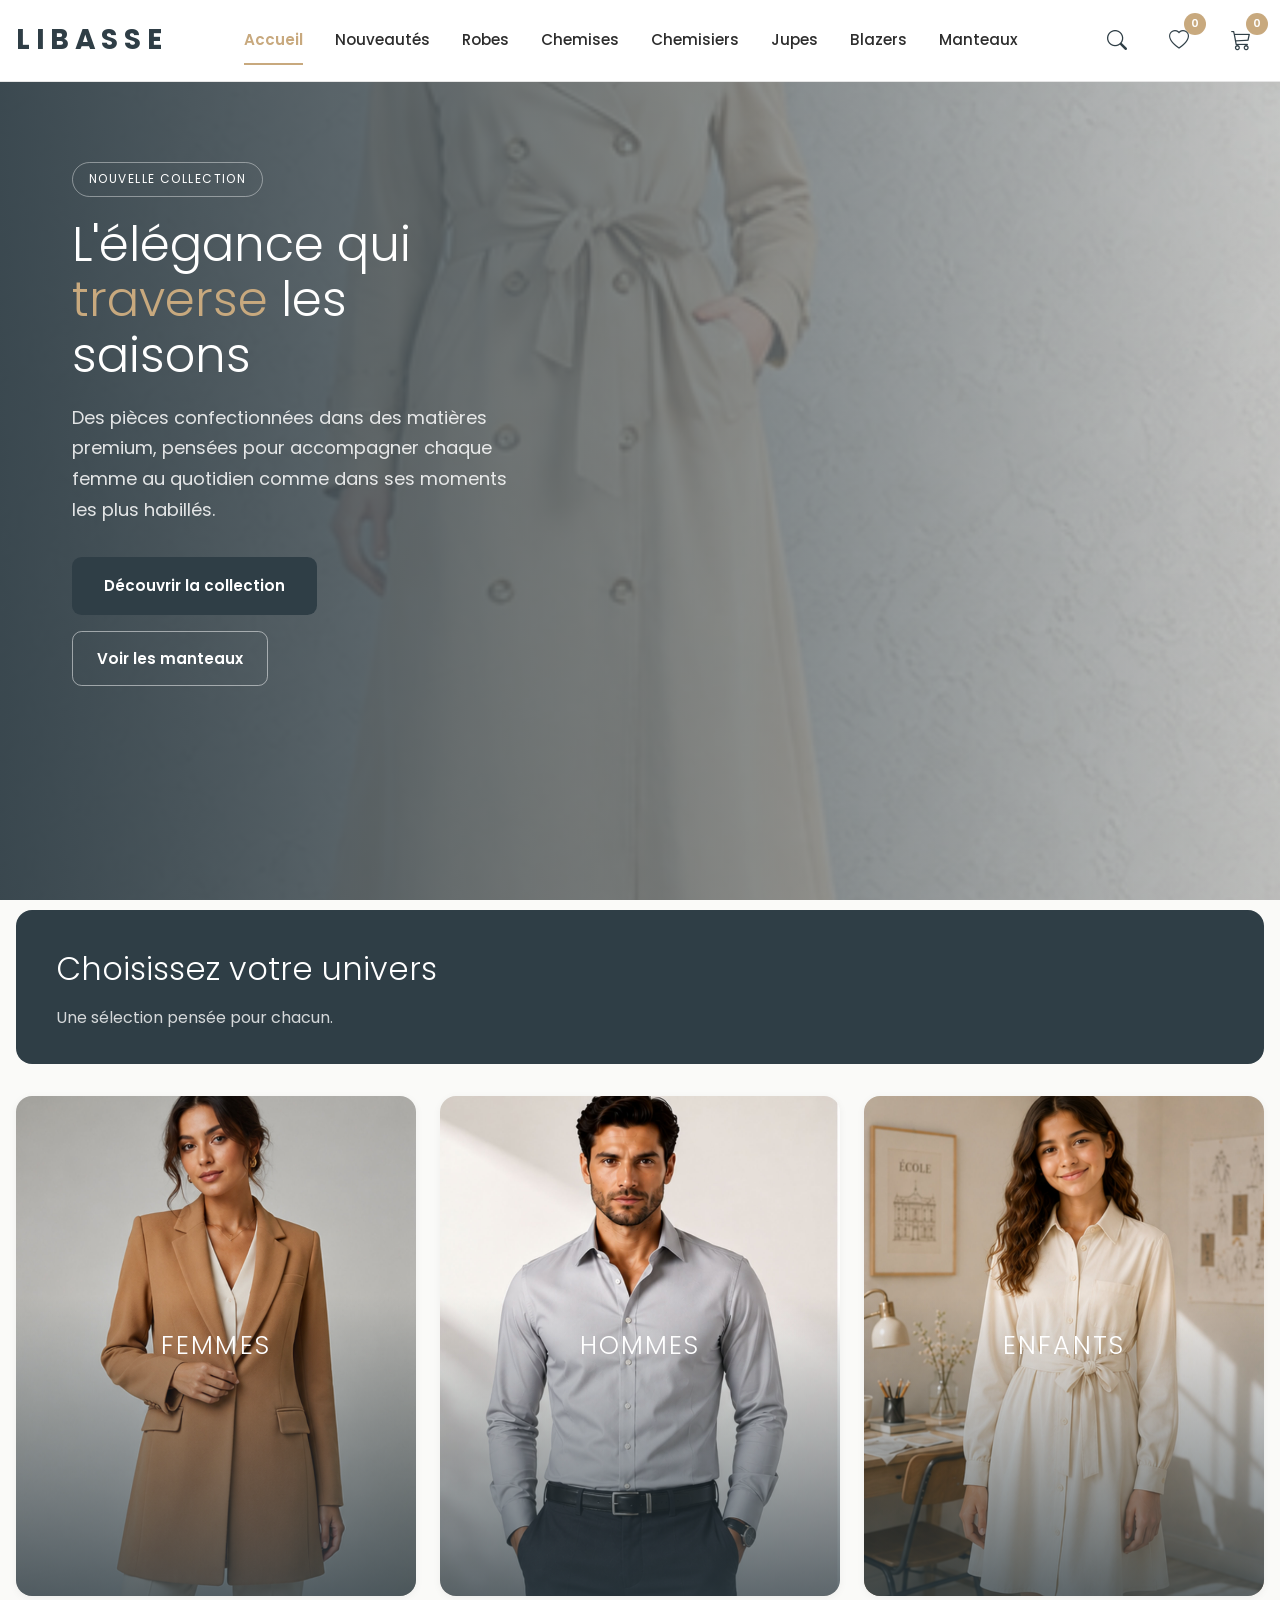
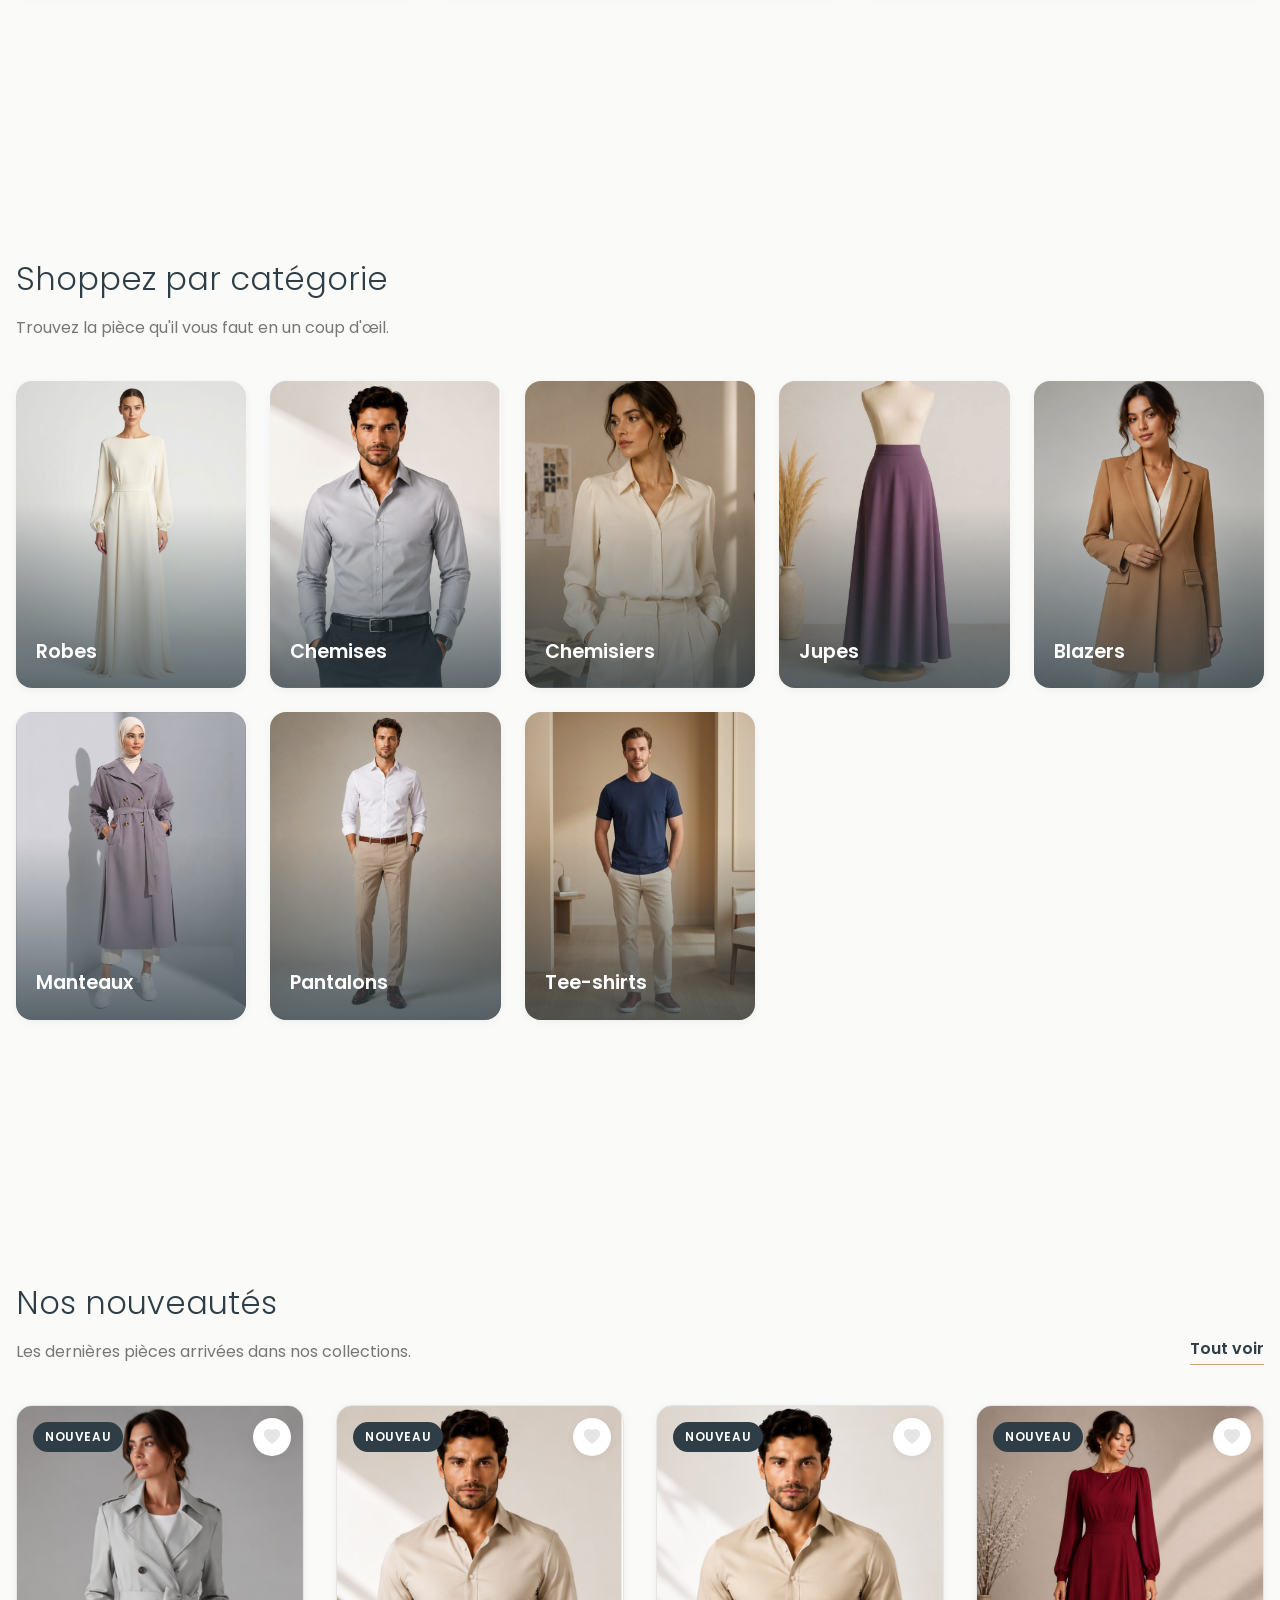
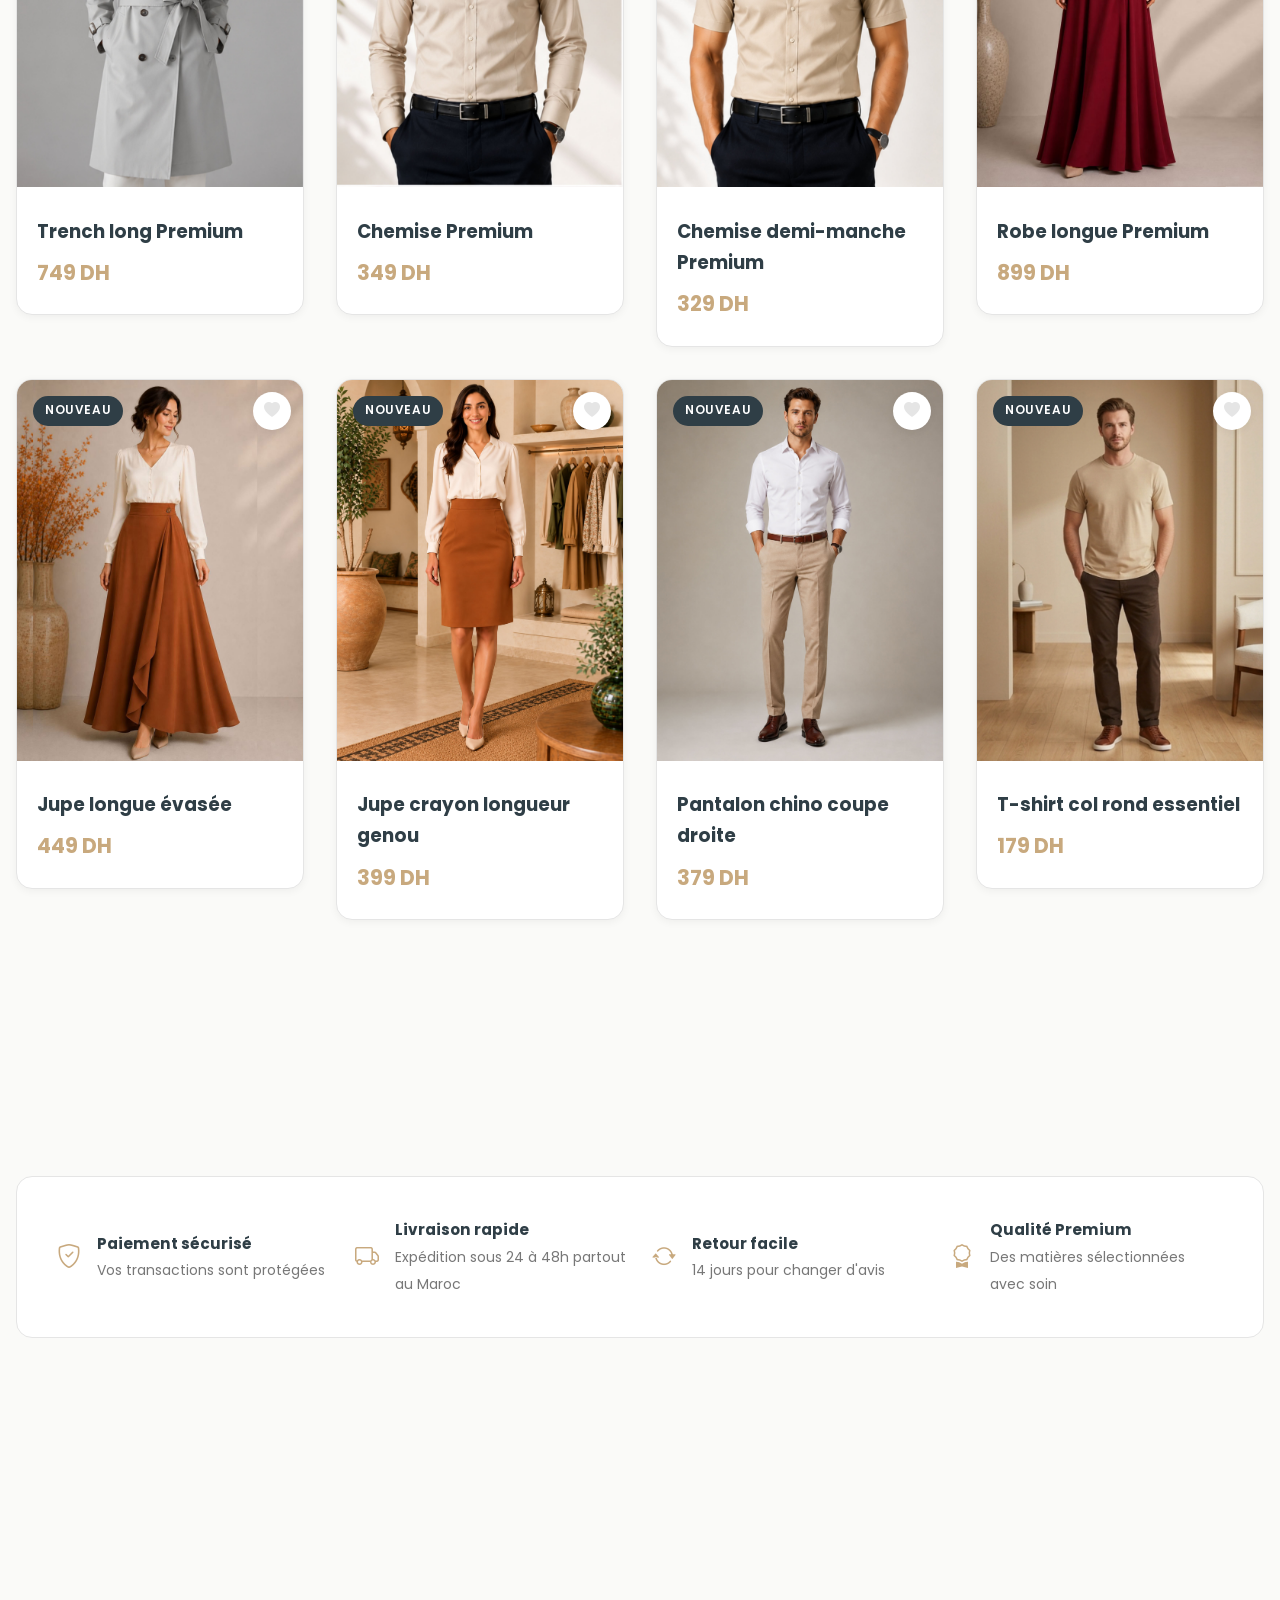
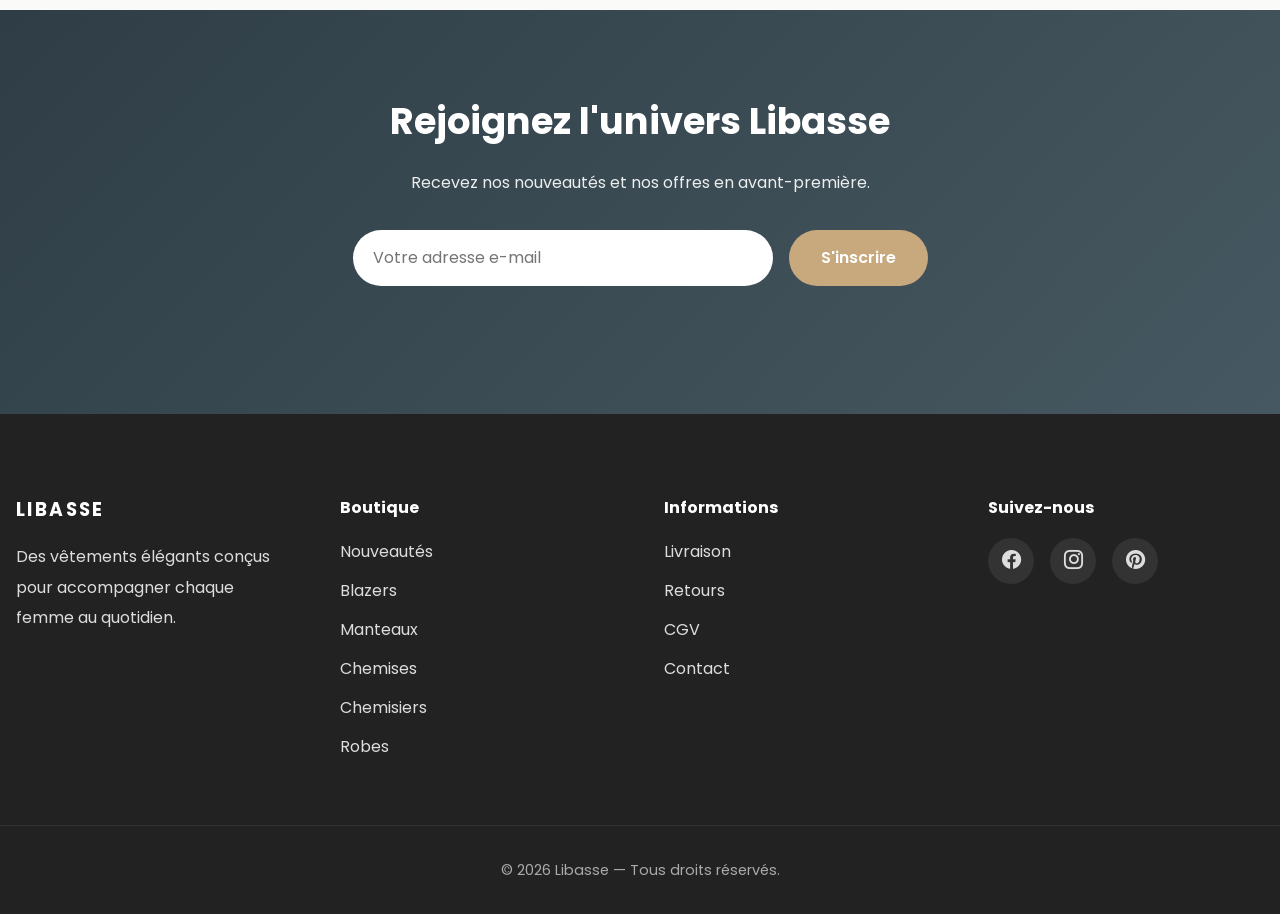
<file: index.html>
<!DOCTYPE html>
<html lang="fr">

<head>

<meta charset="UTF-8">
<meta name="viewport" content="width=device-width, initial-scale=1.0">

<title>Libasse | Élégance intemporelle</title>

<meta name="description"
content="Libasse - Boutique de prêt-à-porter féminin haut de gamme. Robes, chemises, jupes et manteaux confectionnés dans des matières premium.">

<!-- Google Fonts -->
<link rel="preconnect" href="https://fonts.googleapis.com">
<link rel="preconnect" href="https://fonts.gstatic.com" crossorigin>
<link href="https://fonts.googleapis.com/css2?family=Poppins:wght@300;400;500;600;700&display=swap"
rel="stylesheet">

<!-- Bootstrap Icons -->
<link rel="stylesheet"
href="https://cdn.jsdelivr.net/npm/bootstrap-icons@1.13.1/font/bootstrap-icons.min.css">

<!-- CSS -->
<link rel="stylesheet" href="css/style.css">

</head>

<body>

<!-- ==========================================================
     HEADER
=========================================================== -->

<header class="site-header">

    <div class="container">

        <a href="index.html" class="logo">
            LIBASSE
        </a>

        <nav class="main-nav">
            <ul>
                <li><a href="index.html" class="active">Accueil</a></li>
                <li><a href="categorie.html?cat=nouveautes">Nouveautés</a></li>
                <li><a href="categorie.html?cat=robe">Robes</a></li>
                <li><a href="categorie.html?cat=chemise">Chemises</a></li>
                <li><a href="categorie.html?cat=chemisier">Chemisiers</a></li>
                <li><a href="categorie.html?cat=jupe">Jupes</a></li>
                <li><a href="categorie.html?cat=blazer">Blazers</a></li>

                <li><a href="categorie.html?cat=manteau">Manteaux</a></li>
            </ul>
        </nav>

        <div class="header-actions">
            <button type="button" class="icon-button" id="searchToggle" aria-label="Rechercher">
                <i class="bi bi-search"></i>
            </button>
            <a href="categorie.html?cat=favoris" class="icon-button" aria-label="Mes favoris">
                <i class="bi bi-heart"></i>
                <span id="favoritesCount" class="cart-count">0</span>
            </a>
            <a href="panier.html" class="icon-button">
                <i class="bi bi-cart3"></i>
                <span id="cartCount" class="cart-count">0</span>
            </a>
        </div>

    </div>

    <div class="search-bar" id="searchBar">
        <div class="container">
            <form id="searchForm">
                <i class="bi bi-search"></i>
                <input type="text" id="searchInput" placeholder="Rechercher un produit...">
            </form>
        </div>
    </div>

</header>

<!-- ==========================================================
     MAIN
=========================================================== -->

<main>
<div class="container">

    <!-- ======================================================
         HERO
    ======================================================= -->

    <section class="hero">

        <img
            class="hero-image"
            src="images/femme/TrenchLeger/beigeSable/principale.jpg"
            alt="">

        <div class="hero-overlay"></div>

        <div class="hero-content">

            <span class="hero-eyebrow">Nouvelle collection</span>

            <h1>L'élégance qui <em>traverse</em> les saisons</h1>

            <p>
                Des pièces confectionnées dans des matières premium,
                pensées pour accompagner chaque femme au quotidien
                comme dans ses moments les plus habillés.
            </p>

            <div class="hero-actions">
                <a href="categorie.html?cat=nouveautes" class="btn btn-primary">
                    Découvrir la collection
                </a>
                <a href="categorie.html?cat=manteau" class="btn btn-outline">
                    Voir les manteaux
                </a>
            </div>

        </div>

    </section>

    <!-- ======================================================
         UNIVERS (Hommes / Femmes / Enfants)
    ======================================================= -->

    <section class="section">

        <div class="section-heading universe-heading">
            <div>
                <h2>Choisissez votre univers</h2>
                <p>Une sélection pensée pour chacun.</p>
            </div>
        </div>

        <div class="universe-grid">

            <a href="categorie.html?genre=femme" class="category-tile universe-tile">
                <img src="images/femme/blazer/camel/principale.jpg" alt="Univers Femmes">
                <span>Femmes</span>
            </a>

            <a href="categorie.html?genre=homme" class="category-tile universe-tile">
                <img src="images/chemise/grisPerle/principale.jpg" alt="Univers Hommes">
                <span>Hommes</span>
            </a>

            <a href="categorie.html?genre=enfant" class="category-tile universe-tile">
                <img src="images/enfants/filles/robeChemise/creme/principale.jpg" alt="Univers Enfants">
                <span>Enfants</span>
            </a>

        </div>

    </section>

    <!-- ======================================================
         CATÉGORIES
    ======================================================= -->

    <section class="section">

        <div class="section-heading">
            <div>
                <h2>Shoppez par catégorie</h2>
                <p>Trouvez la pièce qu'il vous faut en un coup d'œil.</p>
            </div>
        </div>

        <div class="category-grid">

            <a href="categorie.html?cat=robe" class="category-tile">
                <img src="images/femme/robe/creme/principale.jpg" alt="Robes">
                <span>Robes</span>
            </a>

            <a href="categorie.html?cat=chemise" class="category-tile">
                <img src="images/chemise/grisPerle/principale.jpg" alt="Chemises">
                <span>Chemises</span>
            </a>

            <a href="categorie.html?cat=chemisier" class="category-tile">
                <img src="images/femme/chemisier/creme/principale.jpg" alt="Chemisiers">
                <span>Chemisiers</span>
            </a>

            <a href="categorie.html?cat=jupe" class="category-tile">
                <img src="images/femme/jupe/prune/principale.jpg" alt="Jupes">
                <span>Jupes</span>
            </a>

            <a href="categorie.html?cat=blazer" class="category-tile">
                <img src="images/femme/blazer/camel/principale.jpg" alt="Blazers">
                <span>Blazers</span>
            </a>

            <a href="categorie.html?cat=manteau" class="category-tile">
                <img src="images/femme/manteau/camel/principale.jpg" alt="Manteaux">
                <span>Manteaux</span>
            </a>

            <a href="categorie.html?cat=pantalon" class="category-tile">
                <img src="images/pantalon/beigeSable/principale.jpg" alt="Pantalons">
                <span>Pantalons</span>
            </a>

            <a href="categorie.html?cat=teeshirt" class="category-tile">
                <img src="images/teeshirt/bleuMarine/principale.jpg" alt="Tee-shirts">
                <span>Tee-shirts</span>
            </a>

        </div>

    </section>

    <!-- ======================================================
         NOUVEAUTÉS
    ======================================================= -->

    <section class="section">

        <div class="section-heading">
            <div>
                <h2>Nos nouveautés</h2>
                <p>Les dernières pièces arrivées dans nos collections.</p>
            </div>
            <a href="categorie.html?cat=nouveautes" class="link-more">Tout voir</a>
        </div>

        <div id="newArrivalsGrid" class="products-grid">
            <!-- rempli dynamiquement -->
        </div>

    </section>

    <!-- ======================================================
         BANDEAU DE CONFIANCE
    ======================================================= -->

    <section class="section">

        <div class="trust-bar">

            <div class="trust-item">
                <i class="bi bi-shield-check"></i>
                <div>
                    <strong>Paiement sécurisé</strong>
                    <span>Vos transactions sont protégées</span>
                </div>
            </div>

            <div class="trust-item">
                <i class="bi bi-truck"></i>
                <div>
                    <strong>Livraison rapide</strong>
                    <span>Expédition sous 24 à 48h partout au Maroc</span>
                </div>
            </div>

            <div class="trust-item">
                <i class="bi bi-arrow-repeat"></i>
                <div>
                    <strong>Retour facile</strong>
                    <span>14 jours pour changer d'avis</span>
                </div>
            </div>

            <div class="trust-item">
                <i class="bi bi-award"></i>
                <div>
                    <strong>Qualité Premium</strong>
                    <span>Des matières sélectionnées avec soin</span>
                </div>
            </div>

        </div>

    </section>

</div>
</main>

<!-- ==========================================================
     NEWSLETTER
========================================================== -->

<section class="newsletter">
    <div class="container">
        <h2>Rejoignez l'univers Libasse</h2>
        <p>Recevez nos nouveautés et nos offres en avant-première.</p>
        <form class="newsletter-form" id="newsletterForm" data-formspree="https://formspree.io/f/xljrjrao">
            <input type="email" name="email" placeholder="Votre adresse e-mail" required>
            <button type="submit">S'inscrire</button>
        </form>
        <p class="newsletter-message" id="newsletterMessage"></p>
    </div>
</section>

<!-- ==========================================================
     FOOTER
========================================================== -->

<footer class="site-footer">

    <div class="container footer-grid">

        <div>
            <h3>LIBASSE</h3>
            <p>
                Des vêtements élégants conçus
                pour accompagner chaque femme
                au quotidien.
            </p>
        </div>

        <div>
            <h4>Boutique</h4>
            <ul>
                <li><a href="categorie.html?cat=nouveautes">Nouveautés</a></li>
                <li><a href="categorie.html?cat=blazer">Blazers</a></li>

                <li><a href="categorie.html?cat=manteau">Manteaux</a></li>
                <li><a href="categorie.html?cat=chemise">Chemises</a></li>
                <li><a href="categorie.html?cat=chemisier">Chemisiers</a></li>
                <li><a href="categorie.html?cat=robe">Robes</a></li>
            </ul>
        </div>

        <div>
            <h4>Informations</h4>
            <ul>
                <li><a href="#">Livraison</a></li>
                <li><a href="#">Retours</a></li>
                <li><a href="#">CGV</a></li>
                <li><a href="#">Contact</a></li>
            </ul>
        </div>

        <div>
            <h4>Suivez-nous</h4>
            <div class="social-links">
                <a href="#"><i class="bi bi-facebook"></i></a>
                <a href="#"><i class="bi bi-instagram"></i></a>
                <a href="#"><i class="bi bi-pinterest"></i></a>
            </div>
        </div>

    </div>

    <div class="copyright">
        © 2026 Libasse — Tous droits réservés.
    </div>

</footer>

<!-- ==========================================================
     JAVASCRIPT
========================================================== -->

<script src="js/catalog.js"></script>
<script src="js/home.js"></script>

</body>

</html>
</file>
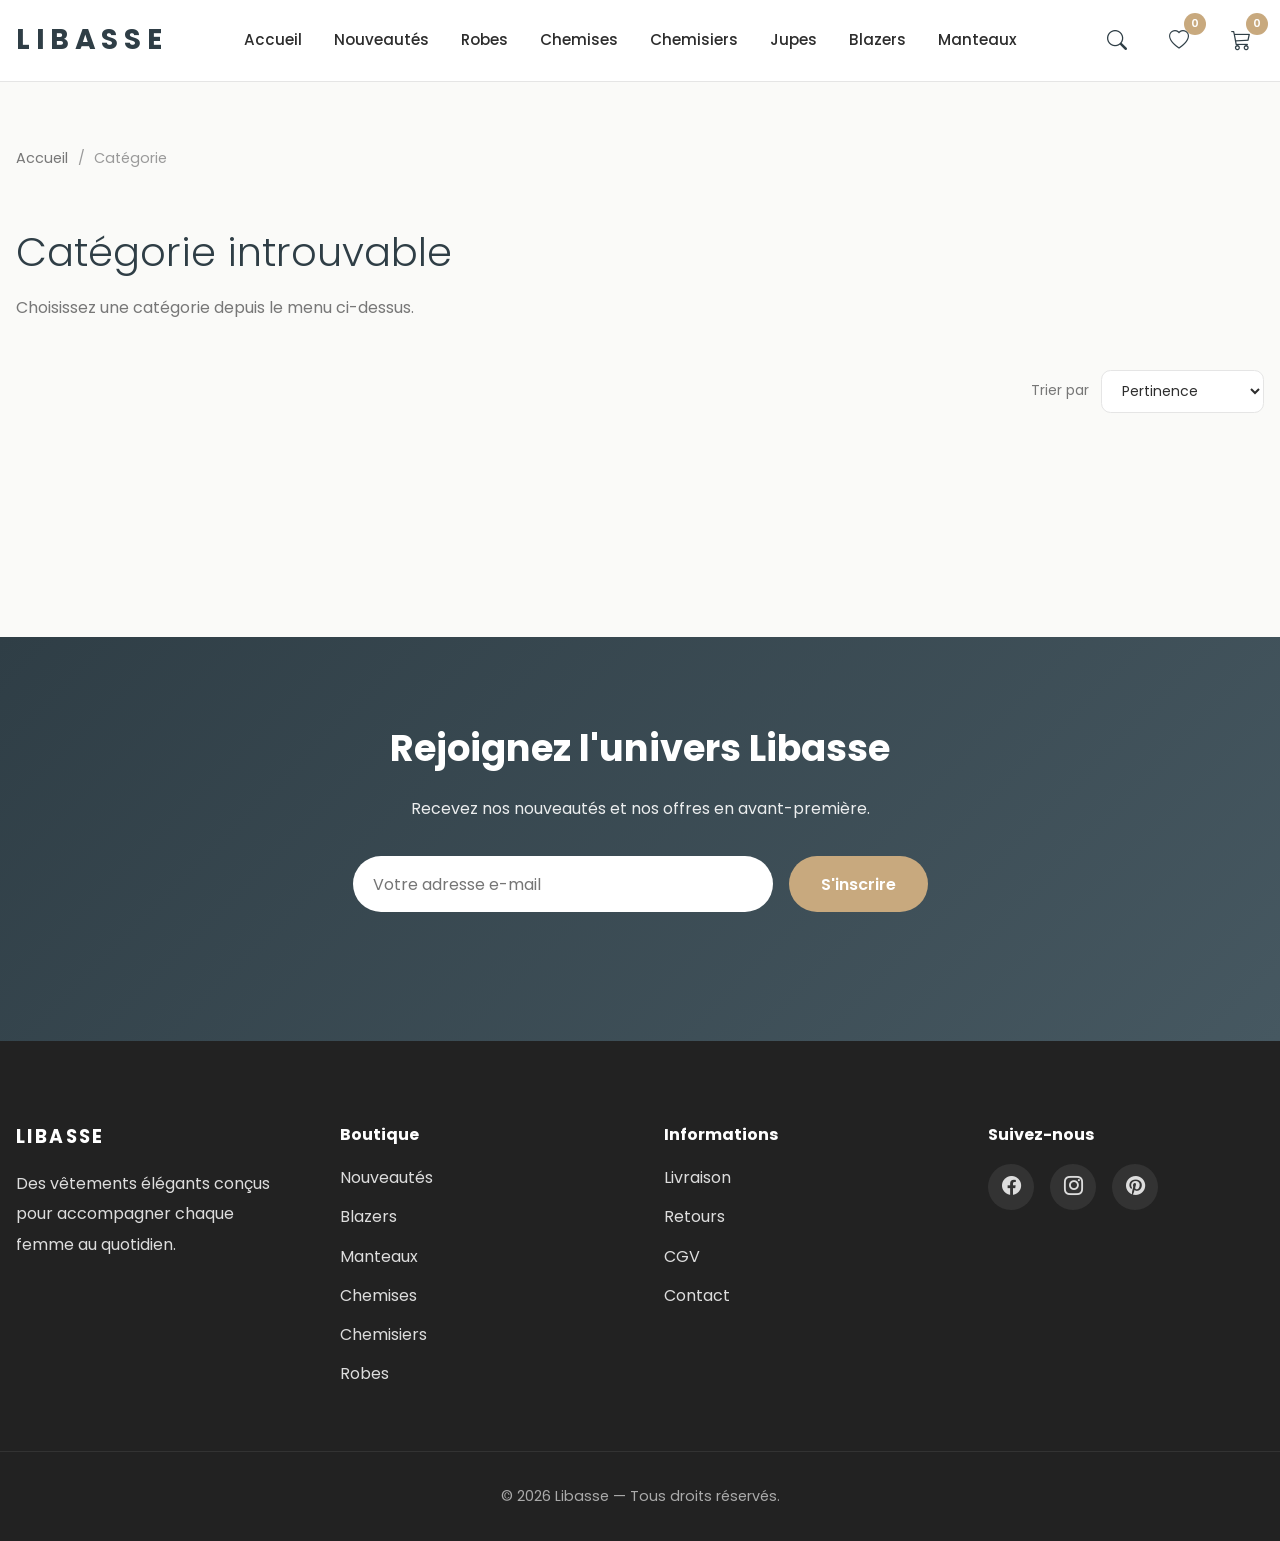
<file: categorie.html>
<!DOCTYPE html>
<html lang="fr">

<head>

<meta charset="UTF-8">
<meta name="viewport" content="width=device-width, initial-scale=1.0">

<title id="pageTitle">Libasse | Catégorie</title>

<meta name="description"
content="Libasse - Découvrez notre sélection par catégorie.">

<!-- Google Fonts -->
<link rel="preconnect" href="https://fonts.googleapis.com">
<link rel="preconnect" href="https://fonts.gstatic.com" crossorigin>
<link href="https://fonts.googleapis.com/css2?family=Poppins:wght@300;400;500;600;700&display=swap"
rel="stylesheet">

<!-- Bootstrap Icons -->
<link rel="stylesheet"
href="https://cdn.jsdelivr.net/npm/bootstrap-icons@1.13.1/font/bootstrap-icons.min.css">

<!-- CSS -->
<link rel="stylesheet" href="css/style.css">

</head>

<body>

<!-- ==========================================================
     HEADER
=========================================================== -->

<header class="site-header">

    <div class="container">

        <a href="index.html" class="logo">
            LIBASSE
        </a>

        <nav class="main-nav">
            <ul>
                <li><a href="index.html">Accueil</a></li>
                <li><a href="categorie.html?cat=nouveautes">Nouveautés</a></li>
                <li><a href="categorie.html?cat=robe">Robes</a></li>
                <li><a href="categorie.html?cat=chemise">Chemises</a></li>
                <li><a href="categorie.html?cat=chemisier">Chemisiers</a></li>
                <li><a href="categorie.html?cat=jupe">Jupes</a></li>
                <li><a href="categorie.html?cat=blazer">Blazers</a></li>

                <li><a href="categorie.html?cat=manteau">Manteaux</a></li>
            </ul>
        </nav>

        <div class="header-actions">
            <button type="button" class="icon-button" id="searchToggle" aria-label="Rechercher">
                <i class="bi bi-search"></i>
            </button>
            <a href="categorie.html?cat=favoris" class="icon-button" aria-label="Mes favoris">
                <i class="bi bi-heart"></i>
                <span id="favoritesCount" class="cart-count">0</span>
            </a>
            <a href="panier.html" class="icon-button">
                <i class="bi bi-cart3"></i>
                <span id="cartCount" class="cart-count">0</span>
            </a>
        </div>

    </div>

    <div class="search-bar" id="searchBar">
        <div class="container">
            <form id="searchForm">
                <i class="bi bi-search"></i>
                <input type="text" id="searchInput" placeholder="Rechercher un produit...">
            </form>
        </div>
    </div>

</header>

<!-- ==========================================================
     MAIN
=========================================================== -->

<main>
<div class="container">

    <!-- ======================================================
         BREADCRUMB
    ======================================================= -->

    <nav class="breadcrumb">
        <a href="index.html">Accueil</a>
        <span>/</span>
        <span id="breadcrumbCategory">Catégorie</span>
    </nav>

    <!-- ======================================================
         EN-TÊTE DE PAGE
    ======================================================= -->

    <div class="page-header">
        <h1 id="categoryTitle">Catégorie</h1>
        <p id="resultCount" class="result-count">Chargement...</p>
    </div>

    <!-- ======================================================
         TRI
    ======================================================= -->

    <div class="toolbar">
        <label for="sortSelect">Trier par</label>
        <select id="sortSelect">
            <option value="pertinence">Pertinence</option>
            <option value="prix-asc">Prix croissant</option>
            <option value="prix-desc">Prix décroissant</option>
            <option value="nom">Nom (A → Z)</option>
        </select>
    </div>

    <!-- ======================================================
         GRILLE PRODUITS
    ======================================================= -->

    <section>
        <div id="categoryGrid" class="products-grid">
            <!-- rempli dynamiquement -->
        </div>
    </section>

</div>
</main>

<!-- ==========================================================
     NEWSLETTER
========================================================== -->

<section class="newsletter">
    <div class="container">
        <h2>Rejoignez l'univers Libasse</h2>
        <p>Recevez nos nouveautés et nos offres en avant-première.</p>
        <form class="newsletter-form" id="newsletterForm" data-formspree="https://formspree.io/f/xljrjrao">
            <input type="email" name="email" placeholder="Votre adresse e-mail" required>
            <button type="submit">S'inscrire</button>
        </form>
        <p class="newsletter-message" id="newsletterMessage"></p>
    </div>
</section>

<!-- ==========================================================
     FOOTER
========================================================== -->

<footer class="site-footer">

    <div class="container footer-grid">

        <div>
            <h3>LIBASSE</h3>
            <p>
                Des vêtements élégants conçus
                pour accompagner chaque femme
                au quotidien.
            </p>
        </div>

        <div>
            <h4>Boutique</h4>
            <ul>
                <li><a href="categorie.html?cat=nouveautes">Nouveautés</a></li>
                <li><a href="categorie.html?cat=blazer">Blazers</a></li>

                <li><a href="categorie.html?cat=manteau">Manteaux</a></li>
                <li><a href="categorie.html?cat=chemise">Chemises</a></li>
                <li><a href="categorie.html?cat=chemisier">Chemisiers</a></li>
                <li><a href="categorie.html?cat=robe">Robes</a></li>
            </ul>
        </div>

        <div>
            <h4>Informations</h4>
            <ul>
                <li><a href="#">Livraison</a></li>
                <li><a href="#">Retours</a></li>
                <li><a href="#">CGV</a></li>
                <li><a href="#">Contact</a></li>
            </ul>
        </div>

        <div>
            <h4>Suivez-nous</h4>
            <div class="social-links">
                <a href="#"><i class="bi bi-facebook"></i></a>
                <a href="#"><i class="bi bi-instagram"></i></a>
                <a href="#"><i class="bi bi-pinterest"></i></a>
            </div>
        </div>

    </div>

    <div class="copyright">
        © 2026 Libasse — Tous droits réservés.
    </div>

</footer>

<!-- ==========================================================
     JAVASCRIPT
========================================================== -->

<script src="js/catalog.js"></script>
<script src="js/category.js"></script>

</body>

</html>
</file>
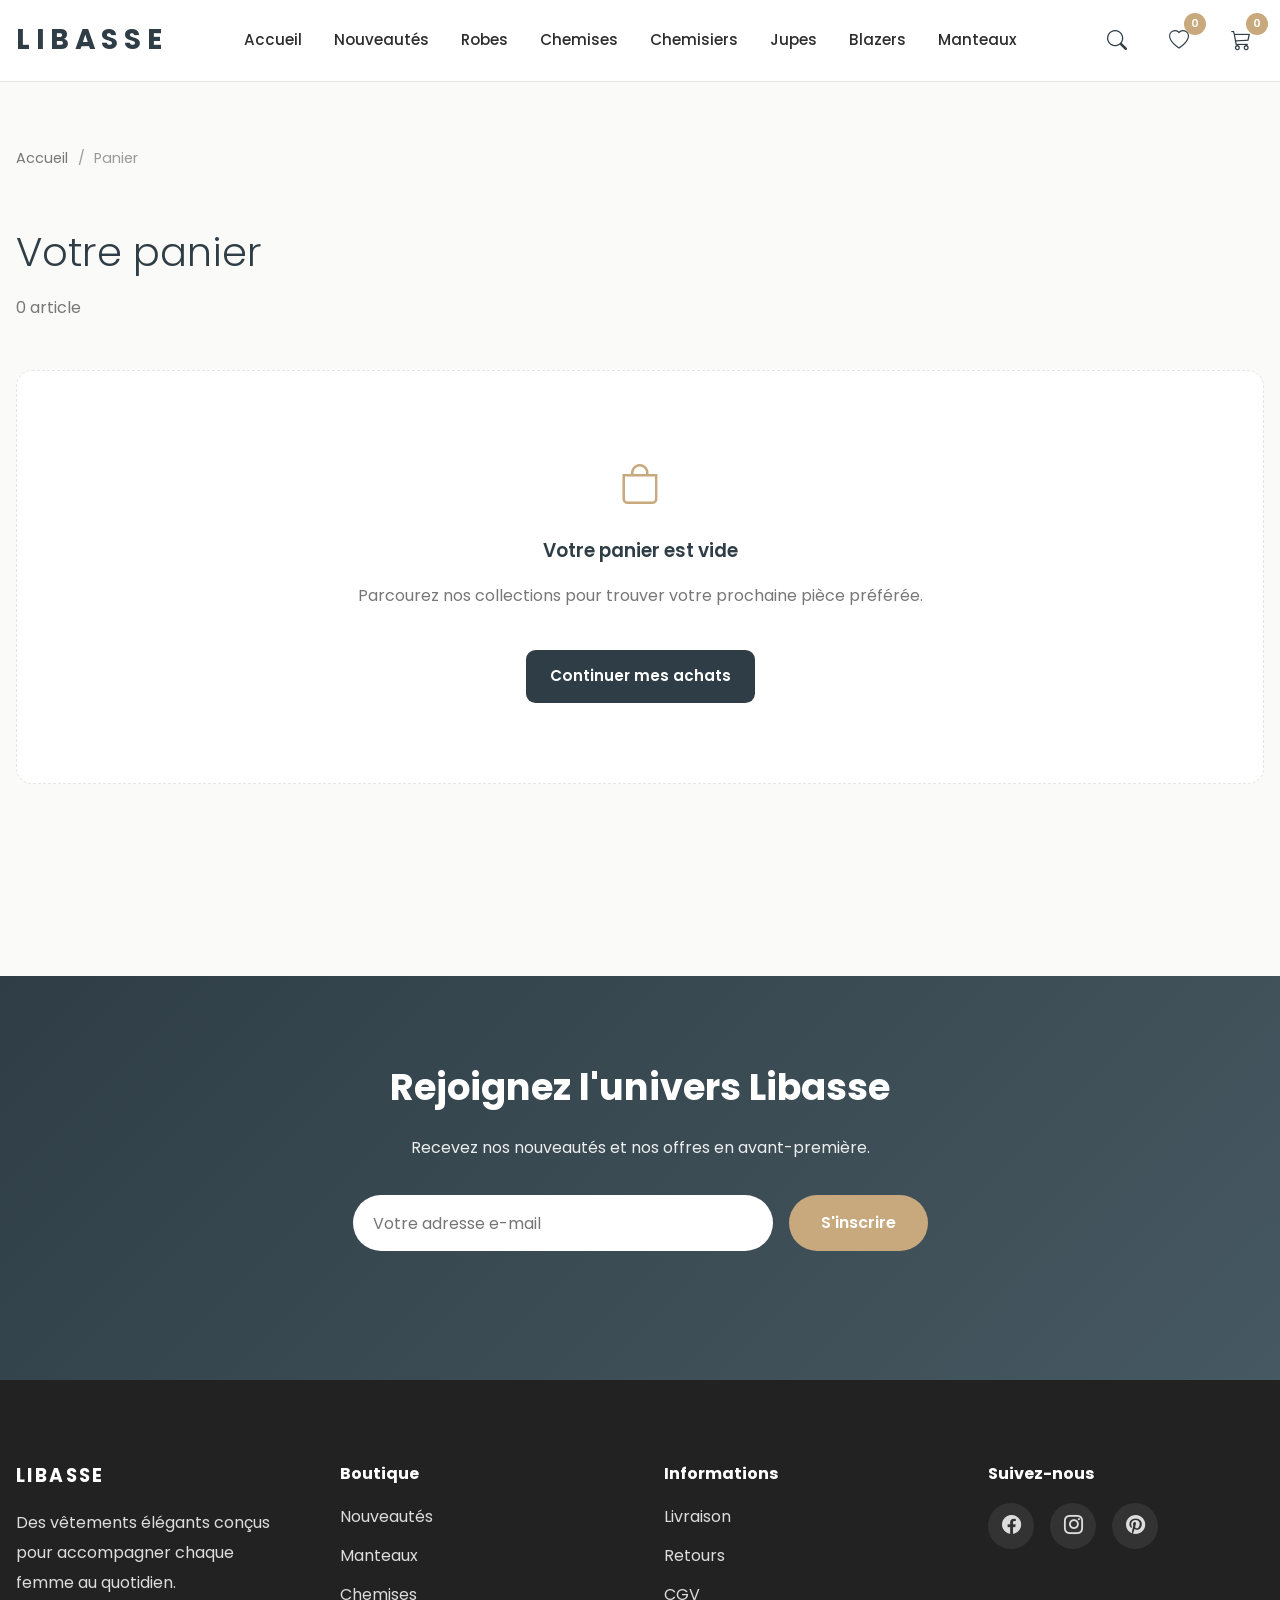
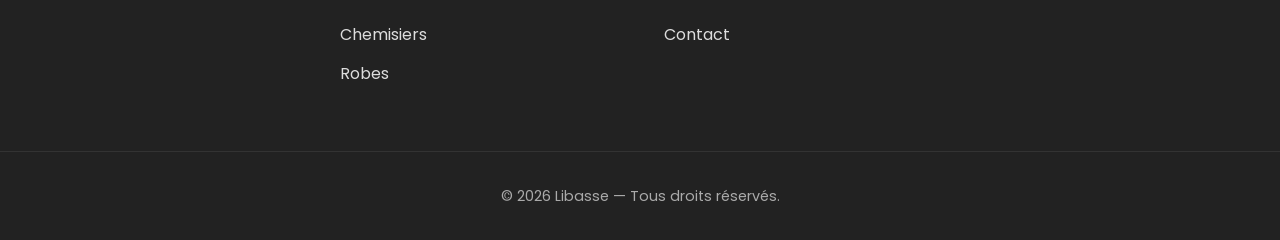
<file: panier.html>
<!DOCTYPE html>
<html lang="fr">

<head>

<meta charset="UTF-8">
<meta name="viewport" content="width=device-width, initial-scale=1.0">

<title>Libasse | Votre panier</title>

<meta name="description"
content="Libasse - Votre panier d'achat.">

<!-- Google Fonts -->
<link rel="preconnect" href="https://fonts.googleapis.com">
<link rel="preconnect" href="https://fonts.gstatic.com" crossorigin>
<link href="https://fonts.googleapis.com/css2?family=Poppins:wght@300;400;500;600;700&display=swap"
rel="stylesheet">

<!-- Bootstrap Icons -->
<link rel="stylesheet"
href="https://cdn.jsdelivr.net/npm/bootstrap-icons@1.13.1/font/bootstrap-icons.min.css">

<!-- CSS -->
<link rel="stylesheet" href="css/style.css">

</head>

<body>

<!-- ==========================================================
     HEADER
=========================================================== -->

<header class="site-header">

    <div class="container">

        <a href="index.html" class="logo">
            LIBASSE
        </a>

        <nav class="main-nav">
            <ul>
                <li><a href="index.html">Accueil</a></li>
                <li><a href="categorie.html?cat=nouveautes">Nouveautés</a></li>
                <li><a href="categorie.html?cat=robe">Robes</a></li>
                <li><a href="categorie.html?cat=chemise">Chemises</a></li>
                <li><a href="categorie.html?cat=chemisier">Chemisiers</a></li>
                <li><a href="categorie.html?cat=jupe">Jupes</a></li>
                <li><a href="categorie.html?cat=blazer">Blazers</a></li>
                <li><a href="categorie.html?cat=manteau">Manteaux</a></li>
            </ul>
        </nav>

        <div class="header-actions">
            <button type="button" class="icon-button" id="searchToggle" aria-label="Rechercher">
                <i class="bi bi-search"></i>
            </button>
            <a href="categorie.html?cat=favoris" class="icon-button" aria-label="Mes favoris">
                <i class="bi bi-heart"></i>
                <span id="favoritesCount" class="cart-count">0</span>
            </a>
            <a href="panier.html" class="icon-button">
                <i class="bi bi-cart3"></i>
                <span id="cartCount" class="cart-count">0</span>
            </a>
        </div>

    </div>

    <div class="search-bar" id="searchBar">
        <div class="container">
            <form id="searchForm">
                <i class="bi bi-search"></i>
                <input type="text" id="searchInput" placeholder="Rechercher un produit...">
            </form>
        </div>
    </div>

</header>

<!-- ==========================================================
     MAIN
=========================================================== -->

<main>
<div class="container">

    <nav class="breadcrumb">
        <a href="index.html">Accueil</a>
        <span>/</span>
        <span>Panier</span>
    </nav>

    <div class="page-header">
        <h1>Votre panier</h1>
        <p id="cartCountLabel" class="result-count">Chargement...</p>
    </div>

    <div id="cartContent">
        <!-- rempli dynamiquement : soit .cart-layout, soit .empty-state -->
    </div>

</div>
</main>

<!-- ==========================================================
     NEWSLETTER
========================================================== -->

<section class="newsletter">
    <div class="container">
        <h2>Rejoignez l'univers Libasse</h2>
        <p>Recevez nos nouveautés et nos offres en avant-première.</p>
        <form class="newsletter-form" id="newsletterForm" data-formspree="https://formspree.io/f/xljrjrao">
            <input type="email" name="email" placeholder="Votre adresse e-mail" required>
            <button type="submit">S'inscrire</button>
        </form>
        <p class="newsletter-message" id="newsletterMessage"></p>
    </div>
</section>

<!-- ==========================================================
     FOOTER
========================================================== -->

<footer class="site-footer">

    <div class="container footer-grid">

        <div>
            <h3>LIBASSE</h3>
            <p>
                Des vêtements élégants conçus
                pour accompagner chaque femme
                au quotidien.
            </p>
        </div>

        <div>
            <h4>Boutique</h4>
            <ul>
                <li><a href="categorie.html?cat=nouveautes">Nouveautés</a></li>
                <li><a href="categorie.html?cat=manteau">Manteaux</a></li>
                <li><a href="categorie.html?cat=chemise">Chemises</a></li>
                <li><a href="categorie.html?cat=chemisier">Chemisiers</a></li>
                <li><a href="categorie.html?cat=robe">Robes</a></li>
            </ul>
        </div>

        <div>
            <h4>Informations</h4>
            <ul>
                <li><a href="#">Livraison</a></li>
                <li><a href="#">Retours</a></li>
                <li><a href="#">CGV</a></li>
                <li><a href="#">Contact</a></li>
            </ul>
        </div>

        <div>
            <h4>Suivez-nous</h4>
            <div class="social-links">
                <a href="#"><i class="bi bi-facebook"></i></a>
                <a href="#"><i class="bi bi-instagram"></i></a>
                <a href="#"><i class="bi bi-pinterest"></i></a>
            </div>
        </div>

    </div>

    <div class="copyright">
        © 2026 Libasse — Tous droits réservés.
    </div>

</footer>

<!-- ==========================================================
     JAVASCRIPT
========================================================== -->

<script src="js/catalog.js"></script>
<script src="js/cart.js"></script>

</body>

</html>
</file>
<file: css/style.css>
/* ==========================================================
   LIBASSE
   PREMIUM E-COMMERCE THEME
   ========================================================== */


/* ==========================================================
   01 - VARIABLES
   ========================================================== */

:root {

    /* ---------- Couleurs ---------- */

    --color-primary: #2F3E46;
    --color-secondary: #6D7B74;
    --color-accent: #C8A97E;

    --color-success: #2E7D32;
    --color-danger: #C62828;
    --color-warning: #F9A825;

    --color-white: #FFFFFF;

    --color-background: #FAFAF8;
    --color-surface: #FFFFFF;

    --color-border: #E5E5E5;

    --color-text: #2D2D2D;
    --color-text-light: #777777;
    --color-text-muted: #9A9A9A;

    /* ---------- Typographie ---------- */

    --font-family:
        "Poppins",
        sans-serif;

    --font-size-xs: .75rem;
    --font-size-sm: .875rem;
    --font-size-base: 1rem;
    --font-size-lg: 1.125rem;
    --font-size-xl: 1.35rem;
    --font-size-2xl: 1.75rem;
    --font-size-3xl: 2.25rem;
    --font-size-4xl: 3rem;

    --font-light: 300;
    --font-regular: 400;
    --font-medium: 500;
    --font-semibold: 600;
    --font-bold: 700;

    --line-height: 1.7;

    /* ---------- Largeurs ---------- */

    --container-width: 1400px;
    --content-width: 1200px;

    /* ---------- Espacements ---------- */

    --space-1: .25rem;
    --space-2: .5rem;
    --space-3: .75rem;
    --space-4: 1rem;
    --space-5: 1.5rem;
    --space-6: 2rem;
    --space-7: 3rem;
    --space-8: 4rem;
    --space-9: 5rem;

    /* ---------- Bordures ---------- */

    --radius-sm: .35rem;
    --radius-md: .6rem;
    --radius-lg: 1rem;
    --radius-xl: 1.5rem;
    --radius-pill: 999px;

    /* ---------- Ombres ---------- */

    --shadow-sm:
        0 2px 8px rgba(0,0,0,.05);

    --shadow-md:
        0 8px 20px rgba(0,0,0,.08);

    --shadow-lg:
        0 18px 40px rgba(0,0,0,.12);

    /* ---------- Animations ---------- */

    --transition-fast: .2s ease;

    --transition:
        .3s ease;

    --transition-slow:
        .45s ease;

}


/* ==========================================================
   02 - RESET
   ========================================================== */

*,
*::before,
*::after{

    margin:0;
    padding:0;

    box-sizing:border-box;

}

html{

    font-size:16px;

    scroll-behavior:smooth;

}

body{

    font-family:var(--font-family);

    font-size:var(--font-size-base);

    font-weight:var(--font-regular);

    line-height:var(--line-height);

    color:var(--color-text);

    background:var(--color-background);

    min-height:100vh;

    -webkit-font-smoothing:antialiased;

    text-rendering:optimizeLegibility;

}


picture{

    display:block;

}

svg{

    display:block;

}

a{

    color:inherit;

    text-decoration:none;

    transition:var(--transition);

}

button{

    border:none;

    background:none;

    font:inherit;

    cursor:pointer;

}

input,
textarea,
select{

    font:inherit;

    outline:none;

}

ul,
ol{

    list-style:none;

}

table{

    width:100%;

    border-collapse:collapse;

}

hr{

    border:none;

    border-top:1px solid var(--color-border);

}

::selection{

    background:var(--color-accent);

    color:white;

}


/* ==========================================================
   03 - UTILITAIRES GLOBAUX
   ========================================================== */

.container{

    width:min(
        100% - 2rem,
        var(--container-width)
    );

    margin-inline:auto;

}

.section{

    padding-block:5rem;

}

.hidden{

    display:none !important;

}

.text-center{

    text-align:center;

}

.text-right{

    text-align:right;

}

.mt-1{margin-top:var(--space-1);}
.mt-2{margin-top:var(--space-2);}
.mt-3{margin-top:var(--space-3);}
.mt-4{margin-top:var(--space-4);}
.mt-5{margin-top:var(--space-5);}
.mt-6{margin-top:var(--space-6);}

.mb-1{margin-bottom:var(--space-1);}
.mb-2{margin-bottom:var(--space-2);}
.mb-3{margin-bottom:var(--space-3);}
.mb-4{margin-bottom:var(--space-4);}
.mb-5{margin-bottom:var(--space-5);}
.mb-6{margin-bottom:var(--space-6);}
/* ==========================================================
   04 - LAYOUT GÉNÉRAL
========================================================== */

main{

    padding-top:2rem;
    padding-bottom:5rem;

}

.product-page{

    display: grid;
    grid-template-columns: 1fr 1fr; /* Deux colonnes de taille égale */
    gap: 4rem;
    align-items: start;
    margin-top: 2rem;

}

.product-gallery{

    position:sticky;

    top:2rem;

}


/* ==========================================================
   05 - HEADER
========================================================== */

.site-header{

    position:sticky;

    top:0;

    z-index:1000;

    background:var(--color-white);

    border-bottom:1px solid var(--color-border);

    backdrop-filter:blur(10px);

}

.site-header .container{

    display:flex;

    justify-content:space-between;

    align-items:center;

    min-height:80px;

    gap:2rem;

}


/* ==========================================================
   LOGO
========================================================== */

.logo{

    font-size:1.75rem;

    font-weight:700;

    letter-spacing:.35rem;

    color:var(--color-primary);

    white-space:nowrap;

    transition:var(--transition);

}

.logo:hover{

    color:var(--color-accent);

}


/* ==========================================================
   ACTIONS DU HEADER
========================================================== */

.header-actions{

    display:flex;

    align-items:center;

    gap:1rem;

}


/* ==========================================================
   ICÔNES
========================================================== */

.icon-button{

    position:relative;

    display:flex;

    justify-content:center;

    align-items:center;

    width:46px;

    height:46px;

    border-radius:50%;

    background:transparent;

    transition:var(--transition);

}

.icon-button:hover{

    background:#f4f4f4;

}

.icon-button i{

    font-size:1.25rem;

    color:var(--color-primary);

}


/* ==========================================================
   BADGE PANIER
========================================================== */

.cart-count{

    position:absolute;

    top:-4px;

    right:-4px;

    width:22px;

    height:22px;

    border-radius:50%;

    background:var(--color-accent);

    color:white;

    display:flex;

    justify-content:center;

    align-items:center;

    font-size:.70rem;

    font-weight:600;

}


/* ==========================================================
   EFFET AU SCROLL
========================================================== */

.site-header.scrolled{

    box-shadow:var(--shadow-md);

}


/* ==========================================================
   BARRE DE RECHERCHE
========================================================== */

.search-bar{

    max-height:0;

    overflow:hidden;

    border-bottom:1px solid transparent;

    transition:max-height .3s ease, border-color .3s ease;

}

.search-bar.active{

    max-height:90px;

    border-bottom:1px solid var(--color-border);

}

.search-bar form{

    display:flex;

    align-items:center;

    gap:.75rem;

    padding:1.25rem 0;

    color:var(--color-text-light);

}

.search-bar input{

    flex:1;

    border:none;

    outline:none;

    font-family:inherit;

    font-size:var(--font-size-lg);

    color:var(--color-text);

    background:transparent;

}

.search-bar input::placeholder{

    color:var(--color-text-muted);

}


/* ==========================================================
   BARRE D'ANNONCE
========================================================== */

.top-banner{

    background:var(--color-primary);

    color:white;

    text-align:center;

    padding:.6rem 1rem;

    font-size:.85rem;

    font-weight:500;

    letter-spacing:.05rem;

}


/* ==========================================================
   RECHERCHE
========================================================== */

.search-box{

    flex:1;

    max-width:500px;

    position:relative;

}

.search-box input{

    width:100%;

    height:46px;

    padding:0 1rem 0 3rem;

    border:1px solid var(--color-border);

    border-radius:999px;

    background:white;

    transition:var(--transition);

}

.search-box input:focus{

    border-color:var(--color-accent);

    box-shadow:0 0 0 3px rgba(200,169,126,.15);

}

.search-box i{

    position:absolute;

    left:1rem;

    top:50%;

    transform:translateY(-50%);

    color:#888;

}


/* ==========================================================
   MINI ANIMATION
========================================================== */

.logo,
.icon-button{

    transition:
        transform .25s ease,
        color .25s ease,
        background .25s ease;

}

.icon-button:hover{

    transform:translateY(-2px);

}

.logo:hover{

    transform:scale(1.02);

}
/* ==========================================================
   06 - NAVIGATION
========================================================== */

.main-nav{

    flex:1;

    display:flex;

    justify-content:center;

}

.main-nav ul{

    display:flex;

    align-items:center;

    gap:2rem;

}

.main-nav li{

    position:relative;

}

.main-nav a{

    display:block;

    padding:.75rem 0;

    font-size:.95rem;

    font-weight:500;

    color:var(--color-text);

    transition:var(--transition);

}

.main-nav a:hover{

    color:var(--color-accent);

}


/* ==========================================================
   SOULIGNEMENT ANIMÉ
========================================================== */

.main-nav a::after{

    content:"";

    position:absolute;

    left:0;

    bottom:0;

    width:0;

    height:2px;

    background:var(--color-accent);

    transition:width .30s ease;

}

.main-nav a:hover::after{

    width:100%;

}


/* ==========================================================
   LIEN ACTIF
========================================================== */

.main-nav a.active{

    color:var(--color-accent);

    font-weight:600;

}

.main-nav a.active::after{

    width:100%;

}


/* ==========================================================
   BREADCRUMB
========================================================== */

.breadcrumb{

    display:flex;

    align-items:center;

    flex-wrap:wrap;

    gap:.6rem;

    margin:2rem 0 3rem;

    font-size:.9rem;

    color:var(--color-text-light);

}

.breadcrumb a{

    color:var(--color-text-light);

    transition:var(--transition);

}

.breadcrumb a:hover{

    color:var(--color-accent);

}

.breadcrumb span{

    color:var(--color-text-muted);

}

#breadcrumbProduct{

    color:var(--color-primary);

    font-weight:600;

}


/* ==========================================================
   PETIT EFFET D'APPARITION
========================================================== */

.breadcrumb{

    animation:fadeBreadcrumb .5s ease;

}

@keyframes fadeBreadcrumb{

    from{

        opacity:0;

        transform:translateY(-10px);

    }

    to{

        opacity:1;

        transform:translateY(0);

    }

}


/* ==========================================================
   ESPACEMENT ENTRE HEADER ET CONTENU
========================================================== */

.site-header + main{

    margin-top:0;

}
/* ==========================================================
   08 - PRODUCT LAYOUT
========================================================== */

/* ==========================================================
   COLONNE INFORMATIONS
========================================================== */

.product-info{

    display:flex;

    flex-direction:column;

    gap:1.5rem;

}


/* ==========================================================
   MARQUE
========================================================== */

.product-brand{

    display:inline-flex;

    align-items:center;

    align-self:flex-start;

    padding:.35rem .90rem;

    background:#F6F3EE;

    color:var(--color-accent);

    border-radius:999px;

    font-size:.80rem;

    font-weight:600;

    letter-spacing:.08rem;

    text-transform:uppercase;

}


/* ==========================================================
   TITRE
========================================================== */

.product-title{

    font-size:2.5rem;

    line-height:1.15;

    font-weight:700;

    color:var(--color-primary);

}


/* ==========================================================
   REFERENCE
========================================================== */

.product-reference{

    color:var(--color-text-light);

    font-size:.90rem;

}


/* ==========================================================
   AVIS
========================================================== */

.product-rating{

    display:flex;

    align-items:center;

    gap:.75rem;

}

.stars{

    display:flex;

    gap:.15rem;

}

.stars i{

    color:#F4B400;

    font-size:1rem;

}

#ratingValue{

    font-weight:600;

}

#reviewCount{

    color:var(--color-text-light);

}


/* ==========================================================
   PRIX
========================================================== */

.price-box{

    display:flex;

    align-items:center;

    gap:1rem;

    flex-wrap:wrap;

}

.old-price{

    color:#999;

    text-decoration:line-through;

    font-size:1.20rem;

}

.current-price{

    color:var(--color-primary);

    font-size:2.25rem;

    font-weight:700;

}


/* ==========================================================
   DESCRIPTION COURTE
========================================================== */

.short-description{

    color:var(--color-text-light);

    line-height:1.8;

}


/* ==========================================================
   BLOCS
========================================================== */

.product-section{

    display:flex;

    flex-direction:column;

    gap:1rem;

}


/* ==========================================================
   EN-TÊTE DES BLOCS
========================================================== */

.section-header{

    display:flex;

    justify-content:space-between;

    align-items:center;

}

.section-header h3{

    font-size:1rem;

    font-weight:600;

}

.section-header a{

    font-size:.90rem;

    color:var(--color-accent);

}

.section-header a:hover{

    text-decoration:underline;

}


/* ==========================================================
   COULEURS
========================================================== */

.color-swatches{

    display:flex;

    gap:1rem;

    flex-wrap:wrap;

}

.swatch{

    width:42px;

    height:42px;

    border-radius:50%;

    border:2px solid white;

    cursor:pointer;

    transition:var(--transition);

    box-shadow:0 0 0 1px #DDD;

}

.swatch:hover{

    transform:scale(1.12);

}

.swatch.active{

    transform:scale(1.15);

    box-shadow:
        0 0 0 3px var(--color-accent);

}


/* ==========================================================
   TAILLES
========================================================== */

.size-selector{

    display:flex;

    flex-wrap:wrap;

    gap:.75rem;

}

.size-selector button{

    min-width:58px;

    height:48px;

    border:1px solid var(--color-border);

    border-radius:var(--radius-md);

    background:white;

    transition:var(--transition);

}

.size-selector button:hover{

    border-color:var(--color-accent);

}

.size-selector button.active{

    background:var(--color-primary);

    color:white;

    border-color:var(--color-primary);

}


/* ==========================================================
   QUANTITÉ
========================================================== */

.quantity-selector{

    display:flex;

    align-items:center;

    width:max-content;

    border:1px solid var(--color-border);

    border-radius:var(--radius-md);

    overflow:hidden;

}

.quantity-selector button{

    width:48px;

    height:48px;

    background:#F7F7F7;

    font-size:1.25rem;

    transition:var(--transition);

}

.quantity-selector button:hover{

    background:#ECECEC;

}

.quantity-selector input{

    width:70px;

    height:48px;

    border:none;

    text-align:center;

    font-weight:600;

}


/* ==========================================================
   STOCK
========================================================== */

.stock-status{

    display:flex;

    align-items:center;

    gap:.75rem;

    color:var(--color-success);

    font-weight:600;

}

.stock-status i{

    font-size:1.1rem;

}


/* ==========================================================
   BADGES
========================================================== */

.product-badges{

    display:flex;

    flex-wrap:wrap;

    gap:.75rem;

}

.product-badge{

    padding:.50rem 1rem;

    background:#F8F8F8;

    border-radius:999px;

    font-size:.85rem;

    color:var(--color-text-light);

}
/* ==========================================================
   09 - PRODUCT GALLERY
========================================================== */

.product-gallery {
    display: grid;
    grid-template-columns: 100px 1fr;   /* colonne miniatures = 100px, image principale = reste */
    gap: 1.5rem;
    align-items: start;
	min-height: 600px; /* Hauteur minimale pour éviter le débordement */
}


/* ==========================================================
   MINIATURES
========================================================== */

.thumbnails {
    display: flex;
    flex-direction: column;   /* vertical */
    gap: 1rem;
   /* position: sticky;
    top: 120px;*/
	width: 100px; /* Largeur fixe pour les miniatures */
}

.thumb {
    width: 100%;             /* s'adapte à la colonne de 100px */
    aspect-ratio: 3/4;
    object-fit: cover;
	height: auto;
    border-radius: var(--radius-md);
    border: 2px solid transparent;
    background: white;
    cursor: pointer;
    transition: all 0.25s ease;
    box-shadow: var(--shadow-sm);
}

.thumb:hover {
    transform: translateY(-3px);
    border-color: var(--color-accent);
    box-shadow: var(--shadow-md);
}

.thumb.active {
    border-color: var(--color-accent);
    box-shadow: 0 0 0 3px rgba(200,169,126,.20);
}

/* ==========================================================
   IMAGE PRINCIPALE
========================================================== */

.main-image {
    position: relative;
    background: white;
    box-shadow: var(--shadow-md);
    overflow: hidden;
    border-radius: 16px;
    cursor: zoom-in;
}

#mainProductImage {
    display: block;
    width: 100%;
    aspect-ratio: 3/4;
    object-fit: cover;
    transition: opacity 0.4s ease;   /* pour le fondu */
}

#mainProductImage.fade-out {
    opacity: 0;
}


/* ==========================================================
   ZOOM PREMIUM (suivi de souris)
========================================================== */

.main-image {
    position: relative;
    overflow: hidden;
    border-radius: 16px;
    cursor: zoom-in;
}

.main-image img {
    width: 100%;
    aspect-ratio: 3/4;
    object-fit: cover;
    display: block;
    will-change: transform;
    user-select: none;
    /* La transition est gérée en JS pour plus de contrôle */
    transition: transform 0.3s ease-out;
}

/* ==========================================================
   BADGE PRODUIT
========================================================== */

.product-label{

    position:absolute;

    top:1rem;

    left:1rem;

    background:var(--color-accent);

    color:white;

    padding:.50rem .90rem;

    border-radius:999px;

    font-size:.80rem;

    font-weight:600;

    z-index:10;

}


/* ==========================================================
   BOUTON FAVORIS
========================================================== */

.favorite-button{

    position:absolute;

    top:1rem;

    right:1rem;

    width:46px;

    height:46px;

    display:flex;

    justify-content:center;

    align-items:center;

    border-radius:50%;

    background:white;

    box-shadow:var(--shadow-sm);

    transition:var(--transition);

    z-index:10;

}

.favorite-button:hover{

    transform:scale(1.08);

    box-shadow:var(--shadow-md);

}

.favorite-button i{

    font-size:1.15rem;

}


/* ==========================================================
   TRANSITION IMAGE
========================================================== */

.fade-image{

    animation:fadeImage .25s ease;

}

@keyframes fadeImage{

    from{

        opacity:.2;

        transform:scale(.98);

    }

    to{

        opacity:1;

        transform:scale(1);

    }

}


/* ==========================================================
   CURSEUR ZOOM
========================================================== */

.main-image{

    cursor:zoom-in;

}


/* ==========================================================
   IMAGE DE CHARGEMENT
========================================================== */

.image-loading{

    display:flex;

    justify-content:center;

    align-items:center;

    min-height:700px;

    background:#fafafa;

}

.image-loading::after{

    content:"";

    width:40px;

    height:40px;

    border:4px solid #DDD;

    border-top-color:var(--color-accent);

    border-radius:50%;

    animation:spin .8s linear infinite;

}

@keyframes spin{

    to{

        transform:rotate(360deg);

    }

}
/* ==========================================================
   10 - PRODUCT INFORMATION
========================================================== */

/* ==========================================================
   CONTENEUR
========================================================== */

.product-info{

    display:flex;
    flex-direction:column;
    gap:1.75rem;

}


/* ==========================================================
   MARQUE
========================================================== */

.product-brand{

    display:inline-flex;
    align-items:center;
    width:max-content;

    padding:.45rem 1rem;

    border-radius:999px;

    background:#F6F3EE;

    color:var(--color-accent);

    font-size:.80rem;

    font-weight:600;

    text-transform:uppercase;

    letter-spacing:.08rem;

}


/* ==========================================================
   TITRE
========================================================== */

.product-title{

    font-size:2.6rem;

    line-height:1.15;

    font-weight:700;

    color:var(--color-primary);

}


/* ==========================================================
   REFERENCE
========================================================== */

.product-reference{

    font-size:.9rem;

    color:var(--color-text-muted);

}


/* ==========================================================
   AVIS
========================================================== */

.product-rating{

    display:flex;

    align-items:center;

    gap:.75rem;

}

.stars{

    display:flex;

    gap:.2rem;

}

.stars i{

    color:#F5B301;

    font-size:1rem;

}

#ratingValue{

    font-weight:600;

}

#reviewCount{

    color:var(--color-text-light);

}


/* ==========================================================
   PRIX
========================================================== */

.price-box{

    display:flex;

    align-items:flex-end;

    gap:1rem;

    flex-wrap:wrap;

}

.old-price{

    font-size:1.25rem;

    text-decoration:line-through;

    color:#A0A0A0;

}

.current-price{

    font-size:2.6rem;

    font-weight:700;

    color:var(--color-primary);

}


/* ==========================================================
   DESCRIPTION COURTE
========================================================== */

.short-description{

    font-size:1rem;

    color:var(--color-text-light);

    line-height:1.9;

}


/* ==========================================================
   BLOCS
========================================================== */

.product-section{

    display:flex;

    flex-direction:column;

    gap:1rem;

}


/* ==========================================================
   TITRES DE SECTION
========================================================== */

.section-header{

    display:flex;

    justify-content:space-between;

    align-items:center;

}

.section-header h3{

    font-size:1rem;

    font-weight:600;

}

.section-header a{

    color:var(--color-accent);

    font-size:.90rem;

}

.section-header a:hover{

    text-decoration:underline;

}


/* ==========================================================
   COULEURS
========================================================== */

.color-swatches{

    display:flex;

    gap:1rem;

    flex-wrap:wrap;

}

.swatch{

    width:44px;

    height:44px;

    border-radius:50%;

    cursor:pointer;

    border:2px solid white;

    box-shadow:0 0 0 1px #DDD;

    transition:all .25s ease;

}

.swatch:hover{

    transform:scale(1.12);

}

.swatch.active{

    transform:scale(1.15);

    box-shadow:
        0 0 0 3px rgba(200,169,126,.25);

}


/* ==========================================================
   TAILLES
========================================================== */

.size-selector{

    display:flex;

    flex-wrap:wrap;

    gap:.75rem;

}

.size-selector button{

    min-width:60px;

    height:48px;

    border:1px solid var(--color-border);

    border-radius:var(--radius-md);

    background:white;

    transition:all .25s ease;

}

.size-selector button:hover{

    border-color:var(--color-accent);

}

.size-selector button.active{

    background:var(--color-primary);

    color:white;

    border-color:var(--color-primary);

}


/* ==========================================================
   QUANTITE
========================================================== */

.quantity-selector{

    display:flex;

    align-items:center;

    width:max-content;

    overflow:hidden;

    border:1px solid var(--color-border);

    border-radius:var(--radius-md);

}

.quantity-selector button{

    width:48px;

    height:48px;

    background:#F8F8F8;

    font-size:1.3rem;

    transition:.2s;

}

.quantity-selector button:hover{

    background:#ECECEC;

}

.quantity-selector input{

    width:70px;

    height:48px;

    border:none;

    text-align:center;

    font-weight:600;

    background:white;

}


/* ==========================================================
   DISPONIBILITE
========================================================== */

.stock-status{

    display:flex;

    align-items:center;

    gap:.75rem;

    color:var(--color-success);

    font-weight:600;

}

.stock-status i{

    font-size:1.15rem;

}


/* ==========================================================
   BADGES
========================================================== */

.product-badges{

    display:flex;

    flex-wrap:wrap;

    gap:.75rem;

}

.product-badge{

    padding:.55rem 1rem;

    border-radius:999px;

    background:#F5F5F5;

    color:var(--color-text-light);

    font-size:.85rem;

    transition:.25s;

}

.product-badge:hover{

    background:var(--color-primary);

    color:white;

}


/* ==========================================================
   PETITES INFORMATIONS
========================================================== */

.product-meta{

    display:grid;

    gap:.75rem;

    padding-top:1rem;

    border-top:1px solid var(--color-border);

}

.product-meta div{

    display:flex;

    justify-content:space-between;

    font-size:.95rem;

}

.product-meta span:first-child{

    color:var(--color-text-light);

}

.product-meta span:last-child{

    font-weight:600;

}


/* ==========================================================
   ANIMATION
========================================================== */

.product-info>*{

    animation:fadeUp .45s ease;

}

@keyframes fadeUp{

    from{

        opacity:0;

        transform:translateY(12px);

    }

    to{

        opacity:1;

        transform:translateY(0);

    }

}
/* ==========================================================
   11 - PURCHASE CARD
========================================================== */

.purchase-card{

    position:sticky;

    top:2rem;

    display:flex;

    flex-direction:column;

    gap:1.5rem;

    padding:2rem;

    background:var(--color-surface);

    border:1px solid var(--color-border);

    border-radius:var(--radius-lg);

    box-shadow:var(--shadow-md);

}


/* ==========================================================
   PRIX
========================================================== */

.purchase-price{

    display:flex;

    align-items:baseline;

    gap:.75rem;

}

.purchase-price span{

    font-size:2.25rem;

    font-weight:700;

    color:var(--color-primary);

}


/* ==========================================================
   STOCK
========================================================== */

.stock{

    display:flex;

    align-items:center;

    gap:.75rem;

    color:var(--color-success);

    font-weight:600;

}

.stock i{

    font-size:1.1rem;

}


/* ==========================================================
   LIVRAISON
========================================================== */

.shipping{

    padding:1rem;

    background:#F8F8F8;

    border-radius:var(--radius-md);

    color:var(--color-text-light);

    line-height:1.7;

}

.shipping strong{

    display:block;

    margin-bottom:.35rem;

    color:var(--color-primary);

}


/* ==========================================================
   BOUTONS
========================================================== */

.purchase-card .btn{

    width:100%;

    height:54px;

    display:flex;

    justify-content:center;

    align-items:center;

    gap:.75rem;

    border-radius:var(--radius-md);

    font-size:1rem;

    font-weight:600;

    transition:all .25s ease;

}


/* ==========================================================
   BASE BOUTON (padding / hauteur / forme communs)
========================================================== */

.btn{

    display:inline-flex;

    align-items:center;

    justify-content:center;

    gap:.6rem;

    padding:.85rem 1.5rem;

    min-height:48px;

    border-radius:var(--radius-md);

    font-size:.95rem;

    font-weight:600;

    text-decoration:none;

    transition:all .25s ease;

}


/* ==========================================================
   BOUTON PRINCIPAL
========================================================== */

.btn-primary{

    background:var(--color-primary);

    color:white;

}

.btn-primary:hover{

    background:#223037;

    transform:translateY(-2px);

    box-shadow:var(--shadow-md);

}


/* ==========================================================
   BOUTON SECONDAIRE
========================================================== */

.btn-dark{

    background:var(--color-accent);

    color:white;

}

.btn-dark:hover{

    background:#B18F66;

    transform:translateY(-2px);

    box-shadow:var(--shadow-md);

}


/* ==========================================================
   BOUTON OUTLINE
========================================================== */

.btn-outline{

    background:white;

    color:var(--color-primary);

    border:1px solid var(--color-border);

}

.btn-outline:hover{

    border-color:var(--color-accent);

    color:var(--color-accent);

}


/* ==========================================================
   INFORMATIONS
========================================================== */

.purchase-info{

    display:flex;

    flex-direction:column;

    gap:.85rem;

}

.purchase-info li{

    display:flex;

    align-items:center;

    gap:.75rem;

    color:var(--color-text-light);

    font-size:.95rem;

}

.purchase-info li::before{

    content:"✓";

    color:var(--color-success);

    font-weight:700;

}


/* ==========================================================
   GARANTIES
========================================================== */

.guarantees{

    display:grid;

    grid-template-columns:repeat(2,1fr);

    gap:1rem;

}

.guarantee{

    display:flex;

    flex-direction:column;

    align-items:center;

    justify-content:center;

    gap:.5rem;

    padding:1rem;

    text-align:center;

    background:#FAFAFA;

    border-radius:var(--radius-md);

    transition:all .25s ease;

}

.guarantee:hover{

    transform:translateY(-4px);

    box-shadow:var(--shadow-sm);

}

.guarantee i{

    font-size:1.5rem;

    color:var(--color-accent);

}

.guarantee span{

    font-size:.85rem;

    color:var(--color-text);

    font-weight:500;

}


/* ==========================================================
   SÉPARATEUR
========================================================== */

.purchase-card hr{

    border:0;

    border-top:1px solid var(--color-border);

}


/* ==========================================================
   ANIMATION
========================================================== */

.purchase-card{

    animation:purchaseCardAppear .5s ease;

}

@keyframes purchaseCardAppear{

    from{

        opacity:0;

        transform:translateX(25px);

    }

    to{

        opacity:1;

        transform:translateX(0);

    }

}
/* ==========================================================
   12 - DESCRIPTION
========================================================== */

.product-description,
.product-features,
.size-guide,
.why-love{

    margin-top:5rem;

}

.product-description h2,
.product-features h2,
.size-guide h2,
.why-love h2{

    margin-bottom:2rem;

    font-size:2rem;

    font-weight:700;

    color:var(--color-primary);

}

.product-description p{

    max-width:900px;

    line-height:2;

    color:var(--color-text-light);

    font-size:1rem;

}


/* ==========================================================
   CARACTÉRISTIQUES
========================================================== */

.product-features ul{

    display:grid;

    grid-template-columns:repeat(2,minmax(250px,1fr));

    gap:1rem 3rem;

}

.product-features li{

    display:flex;

    align-items:center;

    gap:.75rem;

    padding:1rem;

    background:var(--color-surface);

    border:1px solid var(--color-border);

    border-radius:var(--radius-md);

    transition:var(--transition);

}

.product-features li:hover{

    transform:translateY(-3px);

    box-shadow:var(--shadow-sm);

}

.product-features li::before{

    content:"✓";

    display:flex;

    justify-content:center;

    align-items:center;

    width:24px;

    height:24px;

    border-radius:50%;

    background:var(--color-success);

    color:white;

    font-size:.8rem;

    font-weight:700;

    flex-shrink:0;

}


/* ==========================================================
   GUIDE DES TAILLES
========================================================== */

.size-guide{

    overflow-x:auto;

}

.size-guide table{

    width:100%;

    min-width:650px;

    background:var(--color-surface);

    border-radius:var(--radius-lg);

    overflow:hidden;

    box-shadow:var(--shadow-sm);

}

.size-guide thead{

    background:var(--color-primary);

}

.size-guide th{

    color:white;

    padding:1rem;

    text-align:center;

    font-weight:600;

}

.size-guide td{

    padding:1rem;

    text-align:center;

    border-bottom:1px solid var(--color-border);

}

.size-guide tbody tr:nth-child(even){

    background:#FAFAFA;

}

.size-guide tbody tr:hover{

    background:#F3F5F6;

}

.size-tip{

    display:flex;

    align-items:flex-start;

    gap:1rem;

    margin-top:1.5rem;

    padding:1.25rem;

    border-left:4px solid var(--color-accent);

    background:#FDF9F3;

    border-radius:0 var(--radius-md) var(--radius-md) 0;

    color:var(--color-text-light);

}

.size-tip i{

    color:var(--color-accent);

    font-size:1.2rem;

    margin-top:.1rem;

}


/* ==========================================================
   POURQUOI VOUS ALLEZ L'AIMER
========================================================== */

.why-grid{

    display:grid;

    grid-template-columns:repeat(4,1fr);

    gap:2rem;

}

.why-card{

    padding:2rem;

    text-align:center;

    background:var(--color-surface);

    border:1px solid var(--color-border);

    border-radius:var(--radius-lg);

    transition:all .3s ease;

}

.why-card:hover{

    transform:translateY(-6px);

    box-shadow:var(--shadow-md);

}

.why-card i{

    font-size:2.5rem;

    color:var(--color-accent);

    margin-bottom:1rem;

}

.why-card h3{

    margin-bottom:.75rem;

    font-size:1.15rem;

    color:var(--color-primary);

}

.why-card p{

    color:var(--color-text-light);

    line-height:1.8;

}


/* ==========================================================
   ANIMATIONS
========================================================== */

.product-description,
.product-features,
.size-guide,
.why-love{

    animation:fadeSection .6s ease;

}

@keyframes fadeSection{

    from{

        opacity:0;

        transform:translateY(30px);

    }

    to{

        opacity:1;

        transform:translateY(0);

    }

}
/* ==========================================================
   13 - COMPLÉTEZ VOTRE TENUE
========================================================== */

.complete-look{

    margin-top:6rem;

}

.complete-look h2{

    margin-bottom:2rem;

    font-size:2rem;

    font-weight:700;

    color:var(--color-primary);

}

.look-grid{

    display:grid;

    grid-template-columns:repeat(auto-fit,minmax(260px,1fr));

    gap:2rem;

}

.look-item{

    background:var(--color-surface);

    border:1px solid var(--color-border);

    border-radius:var(--radius-lg);

    overflow:hidden;

    transition:all .30s ease;

    box-shadow:var(--shadow-sm);

}

.look-item:hover{

    transform:translateY(-8px);

    box-shadow:var(--shadow-lg);

}

.look-item img{

    width:100%;

    aspect-ratio:3/4;

    object-fit:cover;

}

.look-item h3{

    margin:1.25rem 1.25rem .5rem;

    font-size:1.15rem;

    color:var(--color-primary);

}

.look-item p{

    margin:0 1.25rem 1.25rem;

    font-size:1.25rem;

    font-weight:700;

    color:var(--color-accent);

}

.look-item .btn{

    width:calc(100% - 2.5rem);

    margin:0 1.25rem 1.5rem;

}


/* ==========================================================
   14 - PRODUITS SIMILAIRES
========================================================== */

.related-products{

    margin-top:6rem;

}

.related-products h2{

    margin-bottom:2rem;

    font-size:2rem;

    color:var(--color-primary);

}

.related-grid{

    display:grid;

    grid-template-columns:repeat(auto-fit,minmax(260px,1fr));

    gap:2rem;

}

.product-card{

    background:white;

    border-radius:var(--radius-lg);

    overflow:hidden;

    border:1px solid var(--color-border);

    transition:all .30s ease;

    box-shadow:var(--shadow-sm);

}

.product-card:hover{

    transform:translateY(-8px);

    box-shadow:var(--shadow-lg);

}

.product-card img{

    width:100%;

    aspect-ratio:3/4;

    object-fit:cover;

    transition:transform .4s ease;

}

.product-card:hover img{

    transform:scale(1.05);

}

.product-card h3{

    margin:1.25rem 1.25rem .5rem;

    font-size:1.15rem;

    color:var(--color-primary);

}

.product-card p{

    margin:0 1.25rem 1.5rem;

    color:var(--color-accent);

    font-size:1.3rem;

    font-weight:700;

}


/* ==========================================================
   15 - NEWSLETTER
========================================================== */

.newsletter{

    margin-top:7rem;

    padding:5rem 2rem;

    background:linear-gradient(
        135deg,
        var(--color-primary),
        #465861
    );

    color:white;

    text-align:center;

}

.newsletter h2{

    font-size:2.3rem;

    margin-bottom:1rem;

}

.newsletter p{

    max-width:650px;

    margin:0 auto 2rem;

    opacity:.9;

    line-height:1.8;

}

.newsletter-form{

    display:flex;

    justify-content:center;

    gap:1rem;

    flex-wrap:wrap;

}

.newsletter-form input{

    width:min(420px,100%);

    height:56px;

    padding:0 1.25rem;

    border:none;

    border-radius:999px;

    background:white;

}

.newsletter-form button{

    height:56px;

    padding:0 2rem;

    border-radius:999px;

    background:var(--color-accent);

    color:white;

    font-weight:600;

    transition:.30s;

}

.newsletter-form button:hover{

    transform:translateY(-3px);

    box-shadow:var(--shadow-md);

}

.newsletter-form button:disabled{

    opacity:.7;

    cursor:not-allowed;

    transform:none;

}

.newsletter-message{

    margin-top:1rem;

    min-height:1.2em;

    font-size:var(--font-size-sm);

    font-weight:500;

}

.newsletter-message.success{

    color:#8FD19E;

}

.newsletter-message.error{

    color:#F1A9A0;

}


/* ==========================================================
   16 - FOOTER
========================================================== */

.site-footer{

    background:#222;

    color:#DDD;

    padding:5rem 0 2rem;

}

.footer-grid{

    display:grid;

    grid-template-columns:
        repeat(auto-fit,minmax(220px,1fr));

    gap:3rem;

}

.site-footer h3{

    color:white;

    margin-bottom:1rem;

    letter-spacing:.15rem;

}

.site-footer h4{

    color:white;

    margin-bottom:1rem;

}

.site-footer p{

    line-height:1.9;

}

.site-footer ul{

    display:flex;

    flex-direction:column;

    gap:.75rem;

}

.site-footer a{

    color:#DDD;

    transition:.25s;

}

.site-footer a:hover{

    color:white;

    padding-left:.35rem;

}

.social-links{

    display:flex;

    gap:1rem;

}

.social-links a{

    width:46px;

    height:46px;

    border-radius:50%;

    background:#333;

    display:flex;

    justify-content:center;

    align-items:center;

    font-size:1.2rem;

    transition:.30s;

}

.social-links a:hover{

    background:var(--color-accent);

    transform:translateY(-4px);

}

.copyright{

    margin-top:4rem;

    padding-top:2rem;

    text-align:center;

    border-top:1px solid rgba(255,255,255,.08);

    color:#AAA;

    font-size:.9rem;

}


/* ==========================================================
   APPARITION DES CARTES
========================================================== */

.look-item,
.product-card{

    animation:cardAppear .6s ease;

}

@keyframes cardAppear{

    from{

        opacity:0;

        transform:translateY(25px);

    }

    to{

        opacity:1;

        transform:translateY(0);

    }

}
/* ==========================================================
   17 - ANIMATIONS GLOBALES
========================================================== */

@keyframes fadeIn{

    from{

        opacity:0;

    }

    to{

        opacity:1;

    }

}

@keyframes fadeUp{

    from{

        opacity:0;
        transform:translateY(30px);

    }

    to{

        opacity:1;
        transform:translateY(0);

    }

}

@keyframes fadeLeft{

    from{

        opacity:0;
        transform:translateX(-30px);

    }

    to{

        opacity:1;
        transform:translateX(0);

    }

}

@keyframes fadeRight{

    from{

        opacity:0;
        transform:translateX(30px);

    }

    to{

        opacity:1;
        transform:translateX(0);

    }

}

@keyframes zoomIn{

    from{

        opacity:0;
        transform:scale(.92);

    }

    to{

        opacity:1;
        transform:scale(1);

    }

}

@keyframes pulse{

    0%{

        transform:scale(1);

    }

    50%{

        transform:scale(1.05);

    }

    100%{

        transform:scale(1);

    }

}

.fade-in{

    animation:fadeIn .6s ease;

}

.fade-up{

    animation:fadeUp .6s ease;

}

.fade-left{

    animation:fadeLeft .6s ease;

}

.fade-right{

    animation:fadeRight .6s ease;

}

.zoom-in{

    animation:zoomIn .5s ease;

}

.pulse{

    animation:pulse 2s infinite;

}


/* ==========================================================
   HOVER PREMIUM
========================================================== */

img{

    transition:transform .35s ease;

}

button,
a{

    transition:
        background .25s ease,
        color .25s ease,
        transform .25s ease,
        box-shadow .25s ease;

}


/* ==========================================================
   18 - RESPONSIVE
========================================================== */


/* ==========================================================
   <= 1200 px
========================================================== */

@media (max-width:1200px){

    .product-page{

        grid-template-columns:1fr;

        gap:3rem;

    }

    .product-gallery{

        position:static;

    }

    .purchase-card{

        position:static;

    }

}


/* ==========================================================
   <= 992 px
========================================================== */

@media (max-width:992px){

    .site-header .container{

        flex-wrap:wrap;

        justify-content:center;

        gap:1rem;

        padding:1rem 0;

    }

    .main-nav{

        order:3;

        width:100%;

    }

    .main-nav ul{

        justify-content:center;

        flex-wrap:wrap;

        gap:1.5rem;

    }

    .product-title{

        font-size:2rem;

    }

    .why-grid{

        grid-template-columns:repeat(2,1fr);

    }

    .product-features ul{

        grid-template-columns:1fr;

    }

}


/* ==========================================================
   <= 768 px
========================================================== */

@media (max-width:768px){

    .product-gallery{

        grid-template-columns:1fr;

    }

    .thumbnails{

        order:2;

        position:static;

        flex-direction:row;

        justify-content:center;

        overflow-x:auto;

        padding-bottom:.5rem;

    }

    .thumb{

        width:85px;

        flex-shrink:0;

    }

    .product-title{

        font-size:1.75rem;

    }

    .price-box{

        flex-direction:column;

        align-items:flex-start;

    }

    .purchase-card{

        padding:1.5rem;

    }

    .newsletter{

        padding:4rem 1.5rem;

    }

    .newsletter-form{

        flex-direction:column;

        align-items:center;

    }

    .newsletter-form input{

        width:100%;

    }

    .newsletter-form button{

        width:100%;

    }

    .footer-grid{

        grid-template-columns:1fr 1fr;

    }

}


/* ==========================================================
   <= 576 px
========================================================== */

@media (max-width:576px){

    html{

        font-size:15px;

    }

    .logo{

        font-size:1.5rem;

        letter-spacing:.2rem;

    }

    .main-nav ul{

        gap:1rem;

    }

    .icon-button{

        width:42px;
        height:42px;

    }

    .product-title{

        font-size:1.5rem;

    }

    .current-price{

        font-size:2rem;

    }

    .purchase-card{

        border-radius:var(--radius-md);

    }

    .guarantees{

        grid-template-columns:1fr;

    }

    .why-grid{

        grid-template-columns:1fr;

    }

    .related-grid{

        grid-template-columns:1fr;

    }

    .look-grid{

        grid-template-columns:1fr;

    }

    .footer-grid{

        grid-template-columns:1fr;

        text-align:center;

    }

    .social-links{

        justify-content:center;

    }

}


/* ==========================================================
   <= 420 px
========================================================== */

@media (max-width:420px){

    .container{

        width:min(100% - 1rem,var(--container-width));

    }

    .product-brand{

        font-size:.75rem;

    }

    .product-badges{

        gap:.5rem;

    }

    .product-badge{

        font-size:.75rem;

        padding:.45rem .75rem;

    }

    .quantity-selector{

        width:100%;

    }

    .quantity-selector input{

        flex:1;

    }

}
.product-link{

    display:block;

    text-decoration:none;

    color:inherit;

}

.product-link:hover{

    text-decoration:none;

    color:inherit;

}

/* ==========================================================
   GALERIE PRODUIT
========================================================== */

.product-gallery{

    display:flex;
    gap:20px;
    align-items:flex-start;

}

.main-image{

    position:relative;
    overflow:hidden;
    border-radius:16px;
    flex:1;
    cursor:zoom-in;

}

#mainProductImage{

    display:block;
    width:100%;
    height:auto;

    transition:
        transform .20s ease-out,
        transform-origin .20s ease-out;

    will-change:transform;
	/* Transition fluide pour l'image principale */
    transition: opacity 0.4s ease;
}

/* Classe pour cacher l'image pendant le changement */
#mainProductImage.fade-out {
    opacity: 0;
}

}


/* ==========================================================
   18 - HERO (page d'accueil)
========================================================== */

.hero{

    position:relative;

    display:flex;

    align-items:center;

    min-height:640px;

    margin-top:2rem;

    border-radius:var(--radius-xl);

    overflow:hidden;

    background:var(--color-primary);

}

.hero-image{

    position:absolute;

    inset:0;

    width:100%;

    height:100%;

    object-fit:cover;

    opacity:.55;

}

.hero-overlay{

    position:absolute;

    inset:0;

    background:linear-gradient(90deg, rgba(47,62,70,.92) 0%, rgba(47,62,70,.55) 55%, rgba(47,62,70,.15) 100%);

}

.hero-content{

    position:relative;

    max-width:560px;

    padding:3rem 3.5rem;

    color:var(--color-white);

}

.hero-eyebrow{

    display:inline-block;

    margin-bottom:1.25rem;

    padding:.4rem 1rem;

    border:1px solid rgba(255,255,255,.4);

    border-radius:var(--radius-pill);

    font-size:var(--font-size-xs);

    letter-spacing:.12em;

    text-transform:uppercase;

    color:var(--color-white);

}

.hero-content h1{

    margin-bottom:1.25rem;

    font-size:var(--font-size-4xl);

    font-weight:var(--font-light);

    line-height:1.15;

}

.hero-content h1 em{

    font-style:normal;

    color:var(--color-accent);

}

.hero-content p{

    margin-bottom:2rem;

    font-size:var(--font-size-lg);

    color:rgba(255,255,255,.85);

}

.hero-content .btn-primary{

    padding:1rem 2rem;

}

.hero-content .btn-outline{

    background:transparent;

    color:var(--color-white);

    border-color:rgba(255,255,255,.5);

}

.hero-content .btn-outline:hover{

    border-color:var(--color-white);

    color:var(--color-accent);

}

.hero-actions{

    display:flex;

    gap:1rem;

    flex-wrap:wrap;

}


/* ==========================================================
   19 - SECTION GÉNÉRIQUE (titres de section réutilisables)
========================================================== */

.section{

    margin-top:6rem;

}

.section-heading{

    display:flex;

    align-items:flex-end;

    justify-content:space-between;

    gap:1.5rem;

    margin-bottom:2.5rem;

}

.section-heading h2{

    font-size:2rem;

    font-weight:var(--font-light);

    color:var(--color-primary);

}

.section-heading p{

    margin-top:.5rem;

    color:var(--color-text-light);

}

.section-heading .link-more{

    flex-shrink:0;

    color:var(--color-primary);

    font-weight:600;

    text-decoration:none;

    border-bottom:1px solid var(--color-accent);

    padding-bottom:.15rem;

    white-space:nowrap;

}

.section-heading .link-more:hover{

    color:var(--color-accent);

}


/* ==========================================================
   20 - TUILES DE CATÉGORIES
========================================================== */

.category-grid{

    display:grid;

    grid-template-columns:repeat(auto-fit,minmax(220px,1fr));

    gap:1.5rem;

}

.category-tile{

    position:relative;

    display:block;

    aspect-ratio:3/4;

    border-radius:var(--radius-lg);

    overflow:hidden;

    text-decoration:none;

    box-shadow:var(--shadow-sm);

    transition:all .3s ease;

}

.category-tile:hover{

    transform:translateY(-6px);

    box-shadow:var(--shadow-lg);

}

.category-tile img{

    position:absolute;

    inset:0;

    width:100%;

    height:100%;

    object-fit:cover;

    transition:transform .4s ease;

}

.category-tile:hover img{

    transform:scale(1.06);

}

.category-tile::after{

    content:"";

    position:absolute;

    inset:0;

    background:linear-gradient(180deg, rgba(47,62,70,0) 40%, rgba(47,62,70,.75) 100%);

}

.category-tile span{

    position:absolute;

    left:1.25rem;

    bottom:1.25rem;

    z-index:1;

    color:var(--color-white);

    font-size:1.2rem;

    font-weight:600;

}


/* ==========================================================
   21 - GRILLE PRODUITS GÉNÉRIQUE (accueil + catégorie)
========================================================== */

.products-grid{

    display:grid;

    grid-template-columns:repeat(auto-fit,minmax(260px,1fr));

    gap:2rem;

}

.product-card{

    position:relative;

}

.product-card-link{

    text-decoration:none;

    display:block;

}

.product-badge-new{

    position:absolute;

    top:1rem;

    left:1rem;

    z-index:1;

    padding:.3rem .75rem;

    background:var(--color-primary);

    color:var(--color-white);

    font-size:var(--font-size-xs);

    font-weight:600;

    letter-spacing:.05em;

    text-transform:uppercase;

    border-radius:var(--radius-pill);

}

.product-favorite-btn{

    position:absolute;

    top:.75rem;

    right:.75rem;

    z-index:1;

    width:38px;

    height:38px;

    display:flex;

    justify-content:center;

    align-items:center;

    border-radius:50%;

    background:var(--color-white);

    box-shadow:var(--shadow-sm);

    transition:var(--transition);

}

.product-favorite-btn:hover{

    transform:scale(1.08);

}

.product-favorite-btn i{

    font-size:1rem;

    color:var(--color-border);

    transition:var(--transition);

}

.product-favorite-btn.active i{

    color:var(--color-accent);

}

.product-favorite-toggle{

    display:flex;

    align-items:center;

    justify-content:center;

    gap:.5rem;

}

.product-favorite-toggle.active i{

    color:var(--color-accent);

}


/* ==========================================================
   22 - EN-TÊTE DE PAGE (catégorie)
========================================================== */

.page-header{

    margin-top:2rem;

    margin-bottom:3rem;

}

.page-header h1{

    font-size:2.5rem;

    font-weight:var(--font-light);

    color:var(--color-primary);

}

.page-header .result-count{

    margin-top:.5rem;

    color:var(--color-text-light);

}


/* ==========================================================
   23 - BARRE DE TRI
========================================================== */

.toolbar{

    display:flex;

    align-items:center;

    justify-content:flex-end;

    gap:.75rem;

    margin-bottom:2rem;

    color:var(--color-text-light);

    font-size:var(--font-size-sm);

}

.toolbar select{

    padding:.6rem 1rem;

    border:1px solid var(--color-border);

    border-radius:var(--radius-md);

    background:var(--color-white);

    color:var(--color-text);

    font-family:inherit;

    cursor:pointer;

}


/* ==========================================================
   24 - ÉTAT VIDE
========================================================== */

.empty-state{

    display:flex;

    flex-direction:column;

    align-items:center;

    text-align:center;

    gap:1rem;

    padding:5rem 2rem;

    background:var(--color-surface);

    border:1px dashed var(--color-border);

    border-radius:var(--radius-lg);

    color:var(--color-text-light);

}

.empty-state i{

    font-size:2.5rem;

    color:var(--color-accent);

}

.empty-state h3{

    color:var(--color-primary);

    font-weight:600;

}


/* ==========================================================
   25 - BANDEAU DE CONFIANCE
========================================================== */

.trust-bar{

    display:grid;

    grid-template-columns:repeat(auto-fit,minmax(220px,1fr));

    gap:1.5rem;

    padding:2.5rem;

    background:var(--color-surface);

    border:1px solid var(--color-border);

    border-radius:var(--radius-lg);

}

.trust-item{

    display:flex;

    align-items:center;

    gap:1rem;

}

.trust-item i{

    font-size:1.5rem;

    color:var(--color-accent);

}

.trust-item strong{

    display:block;

    color:var(--color-primary);

    font-size:.95rem;

}

.trust-item span{

    color:var(--color-text-light);

    font-size:var(--font-size-sm);

}


/* ==========================================================
   26 - RESPONSIVE (accueil / catégorie)
========================================================== */

@media (max-width:768px){

    .hero{

        min-height:520px;

    }

    .hero-content{

        max-width:100%;

        padding:2rem;

    }

    .hero-content h1{

        font-size:var(--font-size-3xl);

    }

    .section{

        margin-top:4rem;

    }

    .section-heading{

        flex-direction:column;

        align-items:flex-start;

    }

    .toolbar{

        justify-content:flex-start;

    }

}

@media (max-width:576px){

    .hero{

        min-height:460px;

    }

    .hero-actions{

        flex-direction:column;

    }

    .hero-actions .btn{

        width:100%;

    }

    .page-header h1{

        font-size:1.85rem;

    }

}

/* ==========================================================
   27 - PAGE PANIER
========================================================== */

.cart-layout{

    display:grid;

    grid-template-columns:1fr 360px;

    gap:2.5rem;

    align-items:start;

}

.cart-items{

    display:flex;

    flex-direction:column;

    gap:1.5rem;

}

.cart-item{

    display:grid;

    grid-template-columns:100px 1fr auto;

    gap:1.5rem;

    align-items:center;

    padding-bottom:1.5rem;

    border-bottom:1px solid var(--color-border);

}

.cart-item img{

    width:100px;

    height:120px;

    object-fit:cover;

    border-radius:var(--radius-md);

    background:var(--color-surface);

}

.cart-item-info h3{

    margin-bottom:.4rem;

    font-size:1.05rem;

    font-weight:600;

    color:var(--color-primary);

}

.cart-item-info a{

    color:inherit;

}

.cart-item-info a:hover{

    color:var(--color-accent);

}

.cart-item-meta{

    color:var(--color-text-light);

    font-size:var(--font-size-sm);

    margin-bottom:.75rem;

}

.cart-item-price{

    color:var(--color-primary);

    font-weight:600;

}

.cart-item-actions{

    display:flex;

    flex-direction:column;

    align-items:flex-end;

    justify-content:space-between;

    gap:1rem;

    height:100%;

}

.cart-item-actions .quantity-selector{

    transform:scale(.85);

    transform-origin:right center;

}

.cart-remove{

    display:flex;

    align-items:center;

    gap:.4rem;

    color:var(--color-text-light);

    font-size:var(--font-size-sm);

}

.cart-remove:hover{

    color:var(--color-danger);

}

.cart-summary{

    position:sticky;

    top:1.5rem;

    padding:2rem;

    background:var(--color-surface);

    border:1px solid var(--color-border);

    border-radius:var(--radius-lg);

}

.cart-summary h2{

    margin-bottom:1.5rem;

    font-size:1.3rem;

    font-weight:600;

    color:var(--color-primary);
}

.cart-summary-row{

    display:flex;

    justify-content:space-between;

    margin-bottom:1rem;

    color:var(--color-text-light);

    font-size:.95rem;

}

.cart-summary-row.total{

    margin-top:1rem;

    padding-top:1rem;

    border-top:1px solid var(--color-border);

    color:var(--color-primary);

    font-weight:700;

    font-size:1.15rem;

}

.cart-summary .btn-primary{

    width:100%;

    margin-top:1.5rem;

}

.cart-summary-note{

    margin-top:1rem;

    text-align:center;

    color:var(--color-text-light);

    font-size:var(--font-size-xs);

}

.cart-empty-actions{

    margin-top:1.5rem;

}

@media (max-width:768px){

    .cart-layout{

        grid-template-columns:1fr;

    }

    .cart-item{

        grid-template-columns:80px 1fr;

    }

    .cart-item-actions{

        grid-column:1 / -1;

        flex-direction:row;

        align-items:center;

        justify-content:space-between;

    }

}

/* ==========================================================
   28 - BOUTON WHATSAPP (panier)
========================================================== */

.cart-whatsapp-btn{

    background:#25D366;

    color:#0B3D22;

    text-decoration:none;

}

.cart-whatsapp-btn:hover{

    background:#1FB855;

}

.cart-whatsapp-btn i{

    font-size:1.1rem;

}

/* ==========================================================
   29 - UNIVERS (Hommes / Femmes / Enfants)
========================================================== */

.universe-grid{

    display:grid;

    grid-template-columns:repeat(3, 1fr);

    gap:1.5rem;

}

.universe-tile{

    aspect-ratio:4/5;

}

.universe-tile span{

    left:50%;

    bottom:auto;

    top:50%;

    transform:translate(-50%, -50%);

    font-size:1.6rem;

    font-weight:300;

    letter-spacing:.08em;

    text-transform:uppercase;

}

.universe-tile.coming-soon{

    display:flex;

    flex-direction:column;

    align-items:center;

    justify-content:center;

    gap:.5rem;

    background:var(--color-surface);

    border:1px dashed var(--color-border);

}

.universe-tile.coming-soon i{

    font-size:2.2rem;

    color:var(--color-accent);

}

.universe-tile.coming-soon span{

    position:static;

    transform:none;

    color:var(--color-primary);

    font-size:1.3rem;

}

.universe-tile.coming-soon em{

    font-style:normal;

    color:var(--color-text-light);

    font-size:var(--font-size-xs);

    letter-spacing:.05em;

    text-transform:uppercase;

}

.universe-tile.coming-soon::after{

    content:none;

}

@media (max-width:768px){

    .universe-grid{

        grid-template-columns:1fr 1fr;

    }

    .universe-grid a:last-child{

        grid-column:1 / -1;

    }

}

@media (max-width:576px){

    .universe-grid{

        grid-template-columns:1fr;

    }

    .universe-grid a:last-child{

        grid-column:auto;

    }
}

/* ==========================================================
   30 - BANDEAU DU TITRE "UNIVERS" (fond sombre, texte blanc)
========================================================== */

.universe-heading{

    padding:2rem 2.5rem;

    background:var(--color-primary);

    border-radius:var(--radius-lg);

    margin-bottom:2rem;

}

.universe-heading h2{

    color:var(--color-white);

}

.universe-heading p{

    color:rgba(255,255,255,.8);

}

@media (max-width:576px){

    .universe-heading{

        padding:1.5rem;

    }

}
</file>
